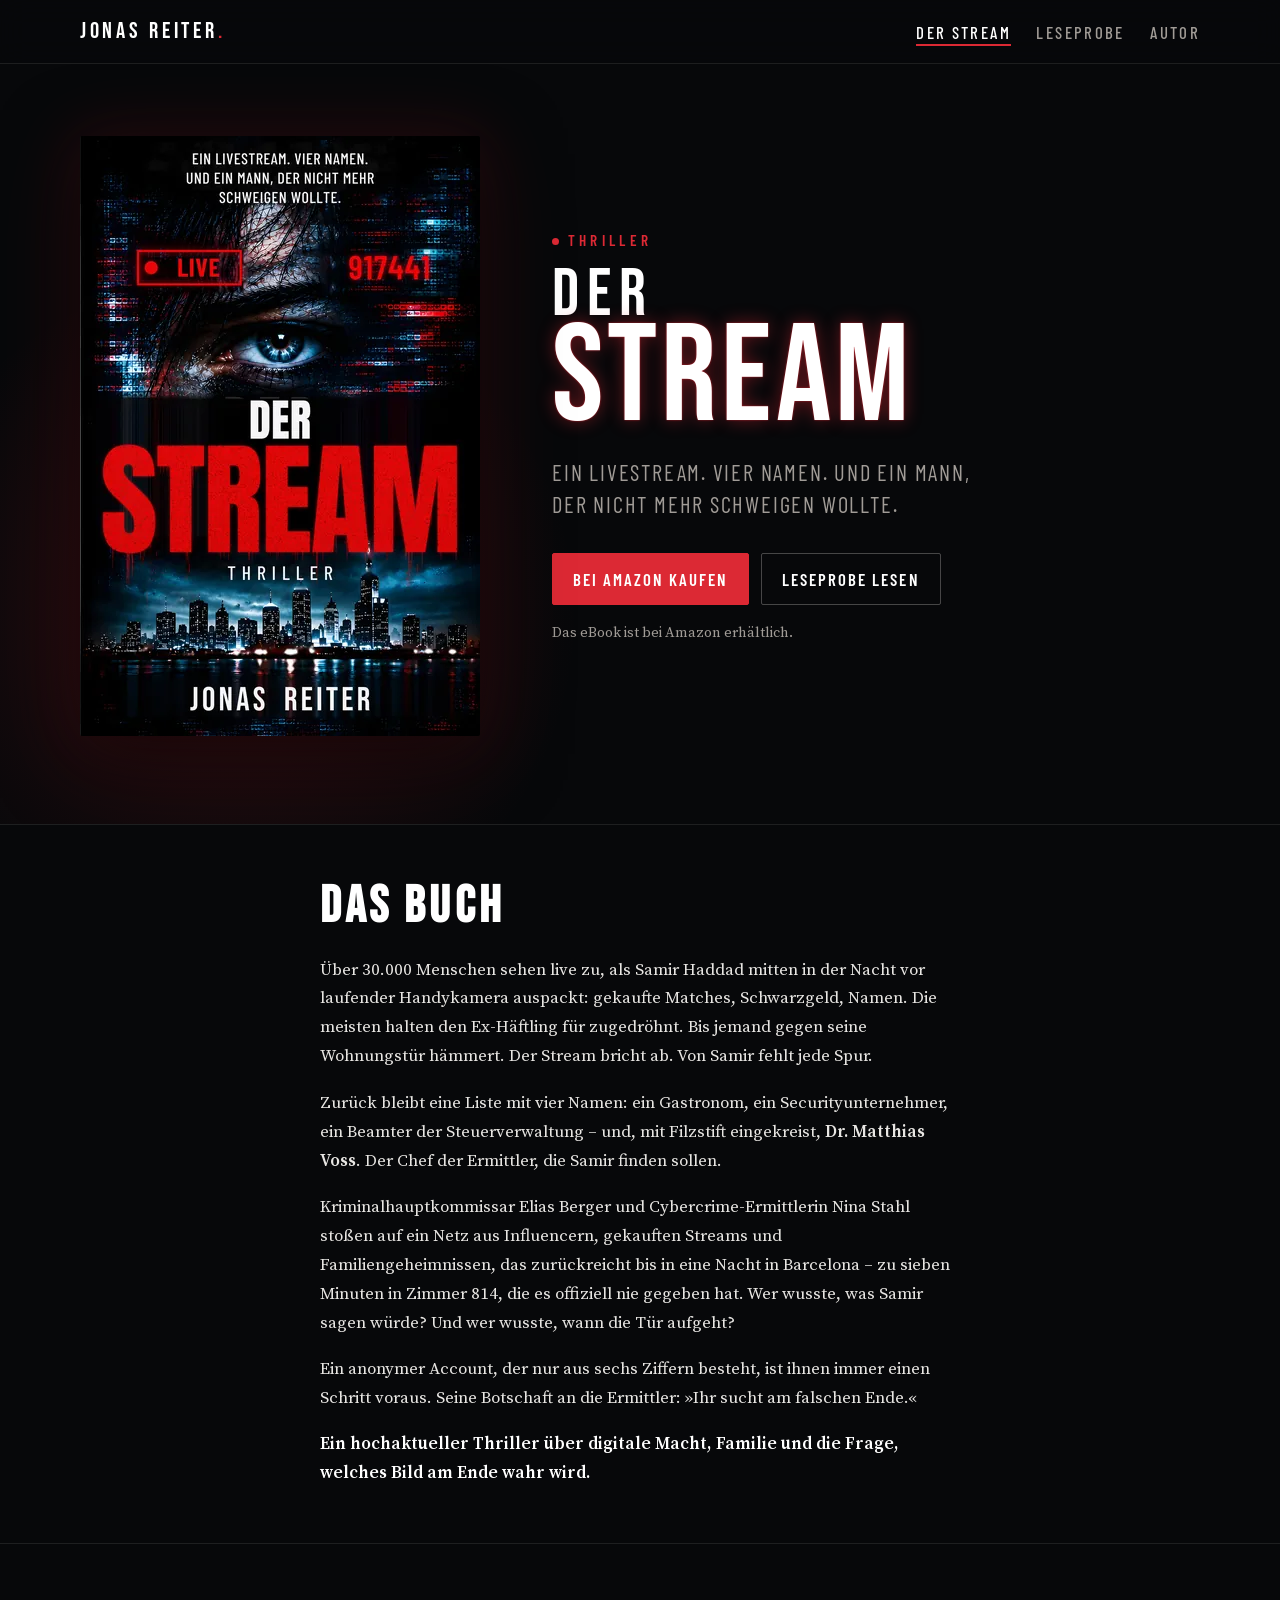
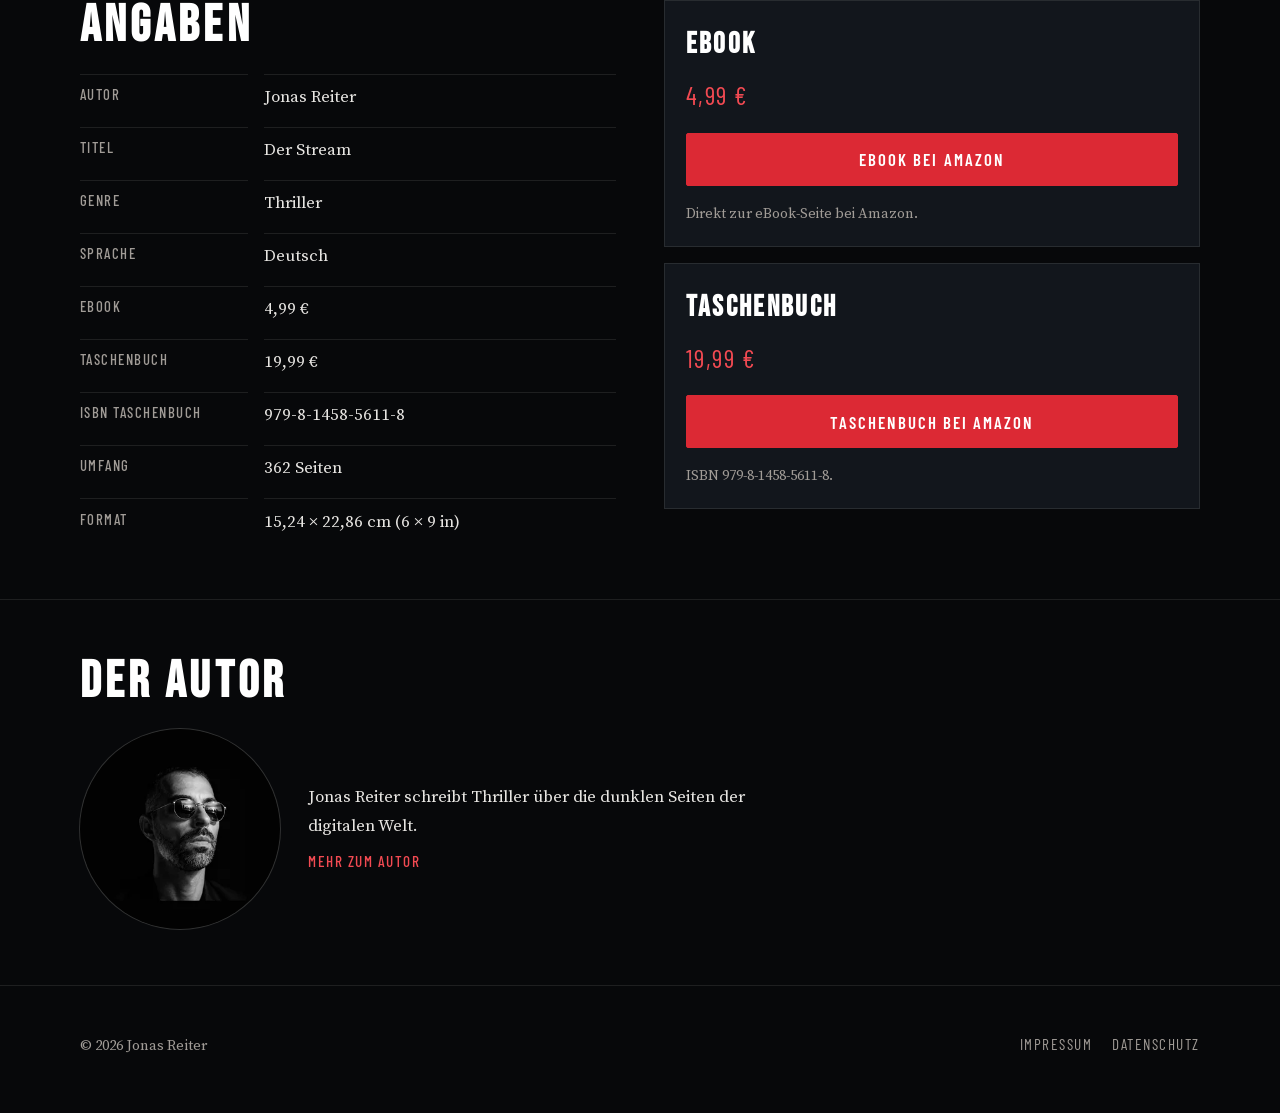
<file: index.html>
<!DOCTYPE html>
<html lang="de">
<head>
  <meta charset="utf-8">
  <meta name="viewport" content="width=device-width, initial-scale=1">
  <meta name="google-site-verification" content="ibf2kJxq8b_WzyexptOHlgAvqpCdK3n99XbApMVmvIw" />
  <title>Der Stream – Livestream-Thriller von Jonas Reiter</title>
  <meta name="description" content="Der Stream: Ein Livestream-Thriller und Psychothriller von Jonas Reiter. Über 30.000 Menschen sehen zu, dann bricht der Stream ab. Jetzt als eBook und Taschenbuch.">
  <meta name="author" content="Jonas Reiter">
  <meta name="robots" content="index,follow">
  <meta name="theme-color" content="#07080A">
  <link rel="canonical" href="https://jonas-reiter.onrender.com/">
  <meta property="og:type" content="book">
  <meta property="book:author" content="Jonas Reiter">
  <meta property="book:isbn" content="9798145856118">
  <meta property="og:locale" content="de_DE">
  <meta property="og:site_name" content="Jonas Reiter">
  <meta property="og:title" content="Der Stream – Livestream-Thriller von Jonas Reiter">
  <meta property="og:description" content="Der Stream: Ein Livestream-Thriller und Psychothriller von Jonas Reiter. Über 30.000 Menschen sehen zu, dann bricht der Stream ab. Jetzt als eBook und Taschenbuch.">
  <meta property="og:url" content="https://jonas-reiter.onrender.com/">
  <meta property="og:image" content="https://jonas-reiter.onrender.com/img/og.jpg">
  <meta property="og:image:secure_url" content="https://jonas-reiter.onrender.com/img/og.jpg">
  <meta property="og:image:type" content="image/jpeg">
  <meta property="og:image:width" content="1200">
  <meta property="og:image:height" content="630">
  <meta property="og:image:alt" content="Cover des Livestream-Thrillers Der Stream von Jonas Reiter: ein Auge, der Schriftzug DER STREAM und eine Skyline bei Nacht.">
  <meta name="twitter:card" content="summary_large_image">
  <meta name="twitter:title" content="Der Stream – Livestream-Thriller von Jonas Reiter">
  <meta name="twitter:description" content="Der Stream: Ein Livestream-Thriller und Psychothriller von Jonas Reiter. Über 30.000 Menschen sehen zu, dann bricht der Stream ab. Jetzt als eBook und Taschenbuch.">
  <meta name="twitter:image" content="https://jonas-reiter.onrender.com/img/og.jpg">
  <meta name="twitter:image:alt" content="Cover des Livestream-Thrillers Der Stream von Jonas Reiter: ein Auge, der Schriftzug DER STREAM und eine Skyline bei Nacht.">
  <script type="application/ld+json">
  {
    "@context": "https://schema.org",
    "@graph": [
      {
        "@type": "WebSite",
        "@id": "https://jonas-reiter.onrender.com/#website",
        "name": "Jonas Reiter",
        "url": "https://jonas-reiter.onrender.com/",
        "inLanguage": "de",
        "description": "Offizielle Website zum Livestream-Thriller Der Stream von Jonas Reiter. eBook und Taschenbuch.",
        "publisher": {
          "@id": "https://jonas-reiter.onrender.com/autor.html#person"
        },
        "author": {
          "@id": "https://jonas-reiter.onrender.com/autor.html#person"
        }
      },
      {
        "@type": "Person",
        "@id": "https://jonas-reiter.onrender.com/autor.html#person",
        "name": "Jonas Reiter",
        "url": "https://jonas-reiter.onrender.com/autor.html",
        "image": "https://jonas-reiter.onrender.com/img/autor-640.jpg",
        "jobTitle": "Autor",
        "description": "Jonas Reiter schreibt Thriller über die dunklen Seiten der digitalen Welt. Unter diesem Namen erscheint der Livestream-Thriller Der Stream.",
        "sameAs": [
          "https://www.amazon.de/dp/B0HP21MBWJ"
        ]
      },
      {
        "@type": "Book",
        "@id": "https://jonas-reiter.onrender.com/#book",
        "name": "Der Stream",
        "url": "https://jonas-reiter.onrender.com/",
        "sameAs": [
          "https://www.amazon.de/dp/B0HP21MBWJ",
          "https://www.amazon.de/dp/B0HSZJMS32"
        ],
        "inLanguage": "de",
        "genre": [
          "Thriller",
          "Psychothriller",
          "Livestream-Thriller"
        ],
        "author": {
          "@id": "https://jonas-reiter.onrender.com/autor.html#person"
        },
        "image": "https://jonas-reiter.onrender.com/img/cover-1200.jpg",
        "description": "Über 30.000 Menschen sehen live zu, als Samir Haddad mitten in der Nacht vor laufender Handykamera auspackt: gekaufte Matches, Schwarzgeld, Namen. Der Stream bricht ab. Von Samir fehlt jede Spur. Ein Livestream-Thriller über digitale Macht, Familie und die Frage, welches Bild am Ende wahr wird.",
        "isbn": "9798145856118",
        "numberOfPages": 362,
        "identifier": {
          "@type": "PropertyValue",
          "propertyID": "ASIN",
          "value": "B0HP21MBWJ"
        },
        "workExample": [
          {
            "@type": "Book",
            "@id": "https://jonas-reiter.onrender.com/#ebook",
            "name": "Der Stream",
            "bookFormat": "https://schema.org/EBook",
            "inLanguage": "de",
            "identifier": {
              "@type": "PropertyValue",
              "propertyID": "ASIN",
              "value": "B0HP21MBWJ"
            },
            "url": "https://www.amazon.de/dp/B0HP21MBWJ",
            "sameAs": [
              "https://www.amazon.de/dp/B0HP21MBWJ"
            ],
            "offers": {
              "@type": "Offer",
              "url": "https://www.amazon.de/dp/B0HP21MBWJ",
              "price": "4.99",
              "priceCurrency": "EUR",
              "availability": "https://schema.org/InStock",
              "itemCondition": "https://schema.org/NewCondition"
            }
          },
          {
            "@type": "Book",
            "@id": "https://jonas-reiter.onrender.com/#paperback",
            "name": "Der Stream",
            "bookFormat": "https://schema.org/Paperback",
            "inLanguage": "de",
            "isbn": "9798145856118",
            "identifier": {
              "@type": "PropertyValue",
              "propertyID": "ASIN",
              "value": "B0HSZJMS32"
            },
            "url": "https://www.amazon.de/dp/B0HSZJMS32",
            "sameAs": [
              "https://www.amazon.de/dp/B0HSZJMS32"
            ],
            "offers": {
              "@type": "Offer",
              "url": "https://www.amazon.de/dp/B0HSZJMS32",
              "price": "19.99",
              "priceCurrency": "EUR",
              "availability": "https://schema.org/InStock",
              "itemCondition": "https://schema.org/NewCondition"
            }
          }
        ]
      }
    ]
  }
  </script>

  <link rel="icon" href="favicon.svg" type="image/svg+xml">
  <link rel="icon" href="favicon.ico" sizes="32x32">
  <link rel="apple-touch-icon" href="img/apple-touch-icon.png">
  <link rel="stylesheet" href="css/style.css">
  <link rel="preload" as="image" href="img/cover-800.webp" type="image/webp" imagesrcset="img/cover-400.webp 400w, img/cover-800.webp 800w, img/cover-1200.webp 1200w" imagesizes="(max-width: 859px) 280px, 400px">
  <link rel="preload" href="fonts/bebas-neue.woff2" as="font" type="font/woff2" crossorigin>
  <link rel="preload" href="fonts/source-serif-pro-regular.woff2" as="font" type="font/woff2" crossorigin></head>
<body>
  <a class="skip" href="#inhalt">Zum Inhalt</a>
  <header class="site-header">
    <div class="wrap header-inner">
      <a class="logo" href="index.html">Jonas Reiter<span>.</span></a>
      <input type="checkbox" id="nav-open" class="nav-open" autocomplete="off">
      <label for="nav-open" class="nav-btn" aria-label="Menü öffnen"><span></span><span></span><span></span></label>
      <nav class="site-nav" aria-label="Hauptnavigation">
    <a href="index.html" aria-current="page">Der Stream</a>
    <a href="leseprobe.html">Leseprobe</a>
    <a href="autor.html">Autor</a>
      </nav>
    </div>
  </header>

  <main id="inhalt">
    <section class="hero">
      <div class="hero-grid">
        <div class="cover-frame">
          <picture>
            <source type="image/webp" srcset="img/cover-400.webp 400w, img/cover-800.webp 800w, img/cover-1200.webp 1200w" sizes="(max-width: 859px) 280px, 400px">
            <img src="img/cover-800.jpg" srcset="img/cover-400.jpg 400w, img/cover-800.jpg 800w, img/cover-1200.jpg 1200w" sizes="(max-width: 859px) 280px, 400px" width="800" height="1200" alt="Cover des Thrillers Der Stream von Jonas Reiter: ein Auge, der Schriftzug DER STREAM und eine Skyline bei Nacht.">
          </picture>
        </div>
        <div class="hero-copy">
          <p class="kicker"><span class="dot" aria-hidden="true"></span>Thriller</p>
          <h1 class="hero-title"><span class="der">Der</span><span class="stream">Stream</span></h1>
          <p class="tagline">Ein Livestream. Vier Namen. Und ein Mann, der nicht mehr schweigen wollte.</p>
          <div class="actions">
            <!-- Kauf-Button: eBook https://www.amazon.de/dp/B0HP21MBWJ (ASIN B0HP21MBWJ). Taschenbuch: https://www.amazon.de/dp/B0HSZJMS32 (ASIN B0HSZJMS32). -->
        <a class="btn btn-primary js-amazon-link" href="https://www.amazon.de/dp/B0HP21MBWJ" rel="noopener noreferrer">Bei Amazon kaufen</a>
            <a class="btn btn-ghost" href="leseprobe.html">Leseprobe lesen</a>
          </div>
          <p class="note">Das eBook ist bei Amazon erhältlich.</p>
        </div>
      </div>
    </section>

    <section class="section" id="klappentext" aria-labelledby="klappentext-title">
      <div class="wrap blurb">
        <h2 id="klappentext-title">Das Buch</h2>
        <p>Über 30.000 Menschen sehen live zu, als Samir Haddad mitten in der Nacht vor laufender Handykamera auspackt: gekaufte Matches, Schwarzgeld, Namen. Die meisten halten den Ex-Häftling für zugedröhnt. Bis jemand gegen seine Wohnungstür hämmert. Der Stream bricht ab. Von Samir fehlt jede Spur.</p>
        <p>Zurück bleibt eine Liste mit vier Namen: ein Gastronom, ein Securityunternehmer, ein Beamter der Steuerverwaltung – und, mit Filzstift eingekreist, <strong>Dr. Matthias Voss</strong>. Der Chef der Ermittler, die Samir finden sollen.</p>
        <p>Kriminalhauptkommissar Elias Berger und Cybercrime-Ermittlerin Nina Stahl stoßen auf ein Netz aus Influencern, gekauften Streams und Familiengeheimnissen, das zurückreicht bis in eine Nacht in Barcelona – zu sieben Minuten in Zimmer 814, die es offiziell nie gegeben hat. Wer wusste, was Samir sagen würde? Und wer wusste, wann die Tür aufgeht?</p>
        <p>Ein anonymer Account, der nur aus sechs Ziffern besteht, ist ihnen immer einen Schritt voraus. Seine Botschaft an die Ermittler: »Ihr sucht am falschen Ende.«</p>
        <p class="lede-end">Ein hochaktueller Thriller über digitale Macht, Familie und die Frage, welches Bild am Ende wahr wird.</p>
      </div>
    </section>

    <section class="section" id="kaufen" aria-labelledby="kaufen-title">
      <div class="wrap facts-grid">
        <div>
          <h2 id="kaufen-title">Angaben</h2>
          <dl class="facts">
            <dt>Autor</dt><dd>Jonas Reiter</dd>
            <dt>Titel</dt><dd>Der Stream</dd>
            <dt>Genre</dt><dd>Thriller</dd>
            <dt>Sprache</dt><dd>Deutsch</dd>
            <dt>eBook</dt><dd>4,99 €</dd>
            <dt>Taschenbuch</dt><dd>19,99 €</dd>
            <dt>ISBN Taschenbuch</dt><dd>979-8-1458-5611-8</dd>
            <dt>Umfang</dt><dd>362 Seiten</dd>
            <dt>Format</dt><dd>15,24 × 22,86 cm (6 × 9 in)</dd>
          </dl>
        </div>
        <div class="buy-cards">
          <article class="buy-card">
            <h3>eBook</h3>
            <p class="price">4,99 €</p>
            <!-- Kauf-Button: eBook https://www.amazon.de/dp/B0HP21MBWJ (ASIN B0HP21MBWJ). Taschenbuch: https://www.amazon.de/dp/B0HSZJMS32 (ASIN B0HSZJMS32). -->
        <a class="btn btn-primary js-amazon-link" href="https://www.amazon.de/dp/B0HP21MBWJ" rel="noopener noreferrer">eBook bei Amazon</a>
            <p class="note">Direkt zur eBook-Seite bei Amazon.</p>
          </article>
          <article class="buy-card">
            <h3>Taschenbuch</h3>
            <p class="price">19,99 €</p>
            <!-- Kauf-Button: Taschenbuch https://www.amazon.de/dp/B0HSZJMS32 (ASIN B0HSZJMS32). -->
        <a class="btn btn-primary js-amazon-link" href="https://www.amazon.de/dp/B0HSZJMS32" rel="noopener noreferrer">Taschenbuch bei Amazon</a>
            <p class="note">ISBN 979-8-1458-5611-8.</p>
          </article>
        </div>
      </div>
    </section>

    <section class="section" id="autor" aria-labelledby="autor-teaser-title">
      <div class="wrap">
        <h2 id="autor-teaser-title">Der Autor</h2>
        <div class="author-teaser">
          <picture>
            <source type="image/webp" srcset="img/autor-160.webp 160w, img/autor-320.webp 320w, img/autor-640.webp 640w" sizes="(min-width: 760px) 200px, 150px">
            <img src="img/autor-320.jpg" srcset="img/autor-160.jpg 160w, img/autor-320.jpg 320w, img/autor-640.jpg 640w" sizes="(min-width: 760px) 200px, 150px" width="200" height="200" alt="Jonas Reiter, Autor des Thrillers Der Stream, mit Sonnenbrille und Bart in Schwarz-Weiß">
          </picture>
          <div>
            <p>Jonas Reiter schreibt Thriller über die dunklen Seiten der digitalen Welt.</p>
            <a class="more" href="autor.html">Mehr zum Autor</a>
          </div>
        </div>
      </div>
    </section>
  </main>
  <footer class="site-footer">
    <div class="wrap footer-inner">
      <p>© 2026 Jonas Reiter</p>
      <nav class="footer-nav" aria-label="Rechtliches">
        <a href="impressum.html">Impressum</a>
        <a href="datenschutz.html">Datenschutz</a>
      </nav>
    </div>
  </footer>
</body>
</html>
</file>
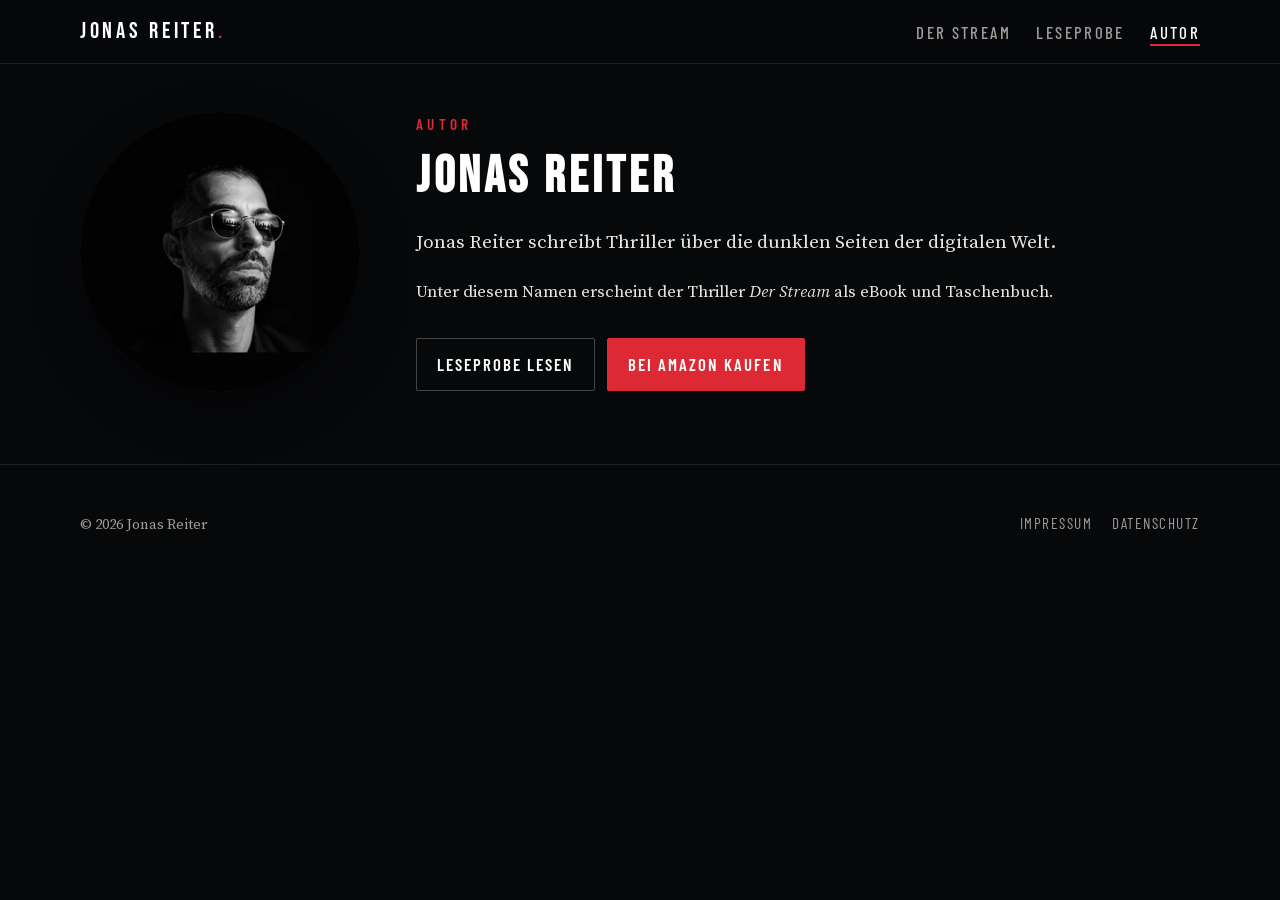
<file: autor.html>
<!DOCTYPE html>
<html lang="de">
<head>
  <meta charset="utf-8">
  <meta name="viewport" content="width=device-width, initial-scale=1">
  <title>Jonas Reiter – Autor des Psychothrillers Der Stream</title>
  <meta name="description" content="Jonas Reiter ist der Autor des Livestream-Thrillers Der Stream. Psychothriller über digitale Macht, Familie und die Frage, welches Bild am Ende wahr wird.">
  <meta name="author" content="Jonas Reiter">
  <meta name="robots" content="index,follow">
  <meta name="theme-color" content="#07080A">
  <link rel="canonical" href="https://jonas-reiter.onrender.com/autor.html">
  <meta property="og:type" content="profile">
  <meta property="og:locale" content="de_DE">
  <meta property="og:site_name" content="Jonas Reiter">
  <meta property="og:title" content="Jonas Reiter – Autor des Psychothrillers Der Stream">
  <meta property="og:description" content="Jonas Reiter ist der Autor des Livestream-Thrillers Der Stream. Psychothriller über digitale Macht, Familie und die Frage, welches Bild am Ende wahr wird.">
  <meta property="og:url" content="https://jonas-reiter.onrender.com/autor.html">
  <meta property="og:image" content="https://jonas-reiter.onrender.com/img/og.jpg">
  <meta property="og:image:secure_url" content="https://jonas-reiter.onrender.com/img/og.jpg">
  <meta property="og:image:type" content="image/jpeg">
  <meta property="og:image:width" content="1200">
  <meta property="og:image:height" content="630">
  <meta property="og:image:alt" content="Cover des Livestream-Thrillers Der Stream von Jonas Reiter: ein Auge, der Schriftzug DER STREAM und eine Skyline bei Nacht.">
  <meta name="twitter:card" content="summary_large_image">
  <meta name="twitter:title" content="Jonas Reiter – Autor des Psychothrillers Der Stream">
  <meta name="twitter:description" content="Jonas Reiter ist der Autor des Livestream-Thrillers Der Stream. Psychothriller über digitale Macht, Familie und die Frage, welches Bild am Ende wahr wird.">
  <meta name="twitter:image" content="https://jonas-reiter.onrender.com/img/og.jpg">
  <meta name="twitter:image:alt" content="Cover des Livestream-Thrillers Der Stream von Jonas Reiter: ein Auge, der Schriftzug DER STREAM und eine Skyline bei Nacht.">
  <script type="application/ld+json">
  {
    "@context": "https://schema.org",
    "@graph": [
      {
        "@type": "Person",
        "@id": "https://jonas-reiter.onrender.com/autor.html#person",
        "name": "Jonas Reiter",
        "url": "https://jonas-reiter.onrender.com/autor.html",
        "image": "https://jonas-reiter.onrender.com/img/autor-640.jpg",
        "jobTitle": "Autor",
        "description": "Jonas Reiter schreibt Thriller über die dunklen Seiten der digitalen Welt. Unter diesem Namen erscheint der Livestream-Thriller Der Stream.",
        "sameAs": [
          "https://www.amazon.de/dp/B0HP21MBWJ"
        ]
      },
      {
        "@type": "Book",
        "@id": "https://jonas-reiter.onrender.com/#book",
        "name": "Der Stream",
        "url": "https://jonas-reiter.onrender.com/",
        "sameAs": [
          "https://www.amazon.de/dp/B0HP21MBWJ"
        ],
        "author": {
          "@id": "https://jonas-reiter.onrender.com/autor.html#person"
        }
      }
    ]
  }
  </script>

  <link rel="icon" href="favicon.svg" type="image/svg+xml">
  <link rel="icon" href="favicon.ico" sizes="32x32">
  <link rel="apple-touch-icon" href="img/apple-touch-icon.png">
  <link rel="stylesheet" href="css/style.css">
  
</head>
<body>
  <a class="skip" href="#inhalt">Zum Inhalt</a>
  <header class="site-header">
    <div class="wrap header-inner">
      <a class="logo" href="index.html">Jonas Reiter<span>.</span></a>
      <input type="checkbox" id="nav-open" class="nav-open" autocomplete="off">
      <label for="nav-open" class="nav-btn" aria-label="Menü öffnen"><span></span><span></span><span></span></label>
      <nav class="site-nav" aria-label="Hauptnavigation">
    <a href="index.html">Der Stream</a>
    <a href="leseprobe.html">Leseprobe</a>
    <a href="autor.html" aria-current="page">Autor</a>
      </nav>
    </div>
  </header>

  <main id="inhalt" class="author-page">
    <div class="wrap author-layout">
      <div class="author-photo">
        <picture>
          <source type="image/webp" srcset="img/autor-320.webp 320w, img/autor-640.webp 640w" sizes="(max-width: 759px) 70vw, 280px">
          <img src="img/autor-640.jpg" srcset="img/autor-320.jpg 320w, img/autor-640.jpg 640w" sizes="(max-width: 759px) 70vw, 280px" width="640" height="640" alt="Jonas Reiter, Autor des Thrillers Der Stream, mit Sonnenbrille und Bart in Schwarz-Weiß">
        </picture>
      </div>
      <div>
        <p class="kicker">Autor</p>
        <h1 class="page-title">Jonas Reiter</h1>
        <p class="lead">Jonas Reiter schreibt Thriller über die dunklen Seiten der digitalen Welt.</p>
        <p>Unter diesem Namen erscheint der Thriller <cite>Der Stream</cite> als eBook und Taschenbuch.</p>
        <div class="actions">
          <a class="btn btn-ghost" href="leseprobe.html">Leseprobe lesen</a>
          <!-- Kauf-Button: eBook https://www.amazon.de/dp/B0HP21MBWJ (ASIN B0HP21MBWJ). Taschenbuch-ASIN folgt, sobald das Taschenbuch live ist. -->
        <a class="btn btn-primary js-amazon-link" href="https://www.amazon.de/dp/B0HP21MBWJ" rel="noopener noreferrer">Bei Amazon kaufen</a>
        </div>
      </div>
    </div>
  </main>
  <footer class="site-footer">
    <div class="wrap footer-inner">
      <p>© 2026 Jonas Reiter</p>
      <nav class="footer-nav" aria-label="Rechtliches">
        <a href="impressum.html">Impressum</a>
        <a href="datenschutz.html">Datenschutz</a>
      </nav>
    </div>
  </footer>
</body>
</html>
</file>
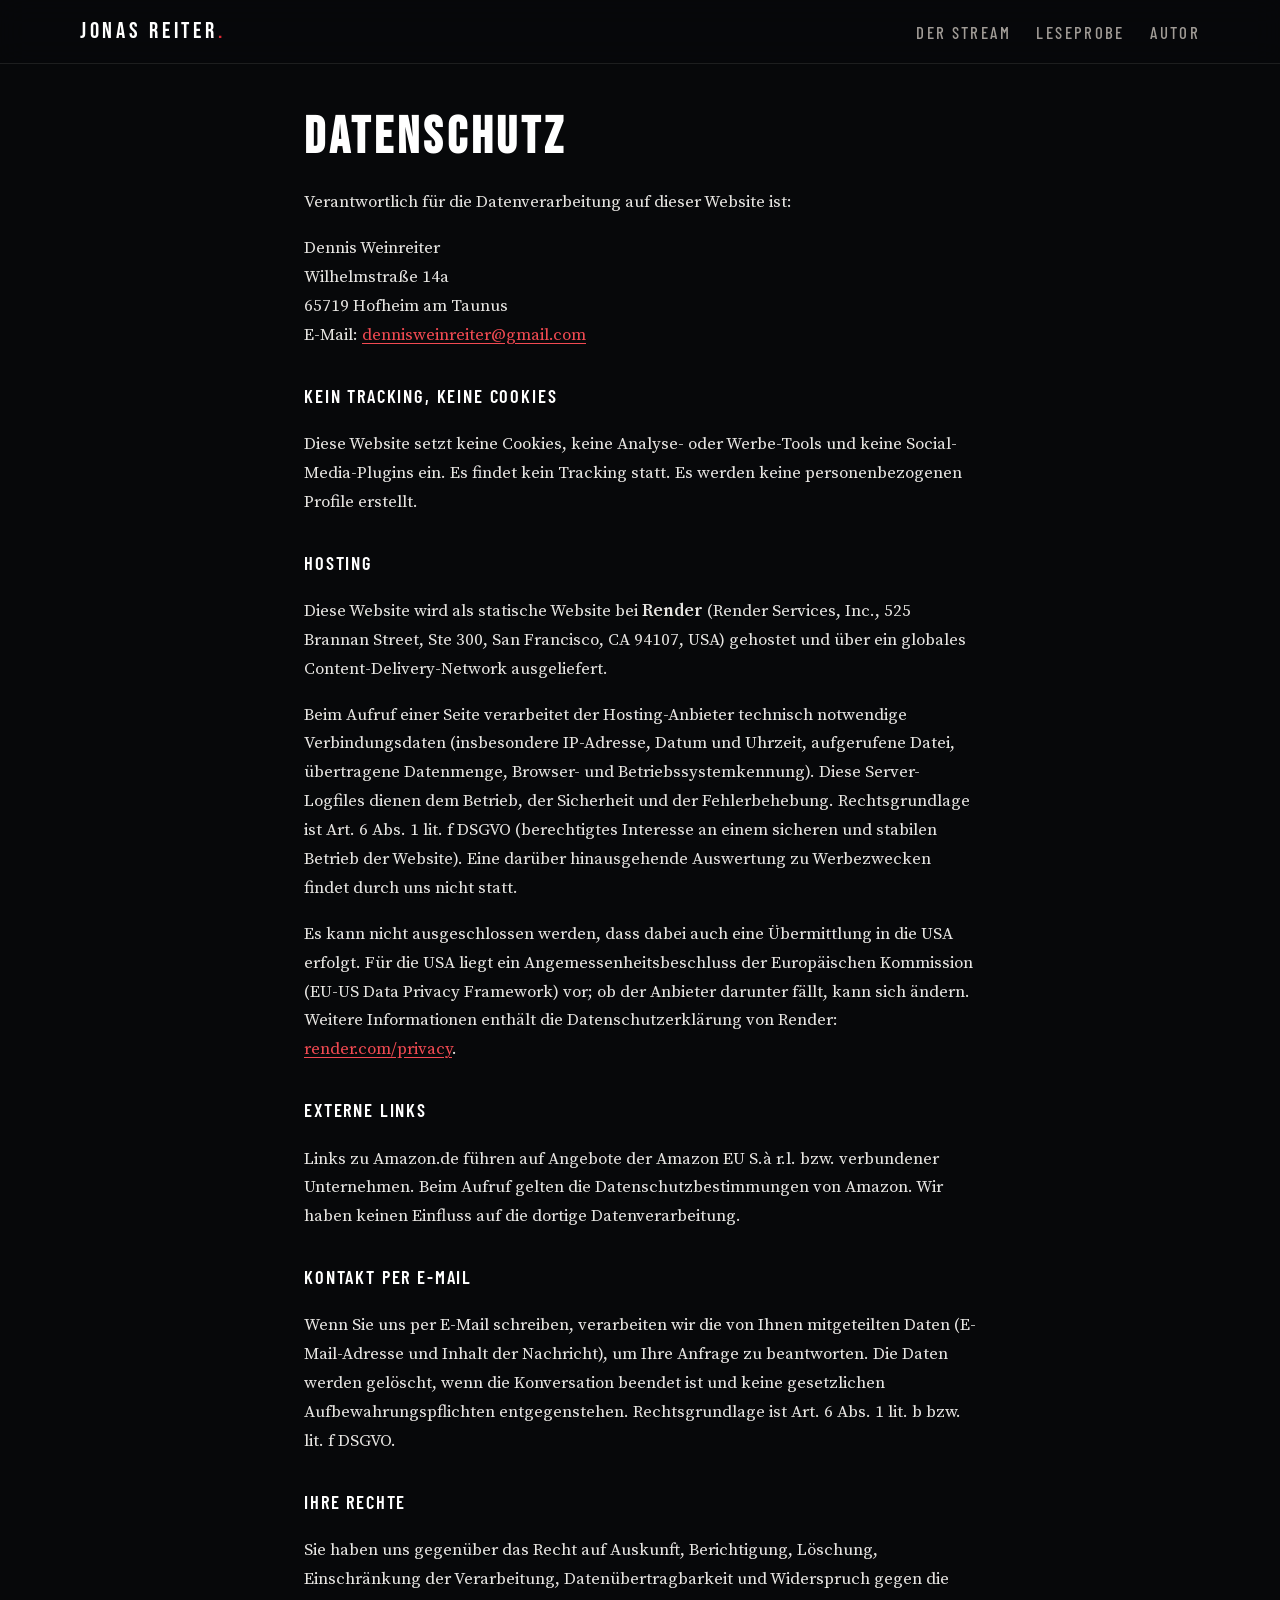
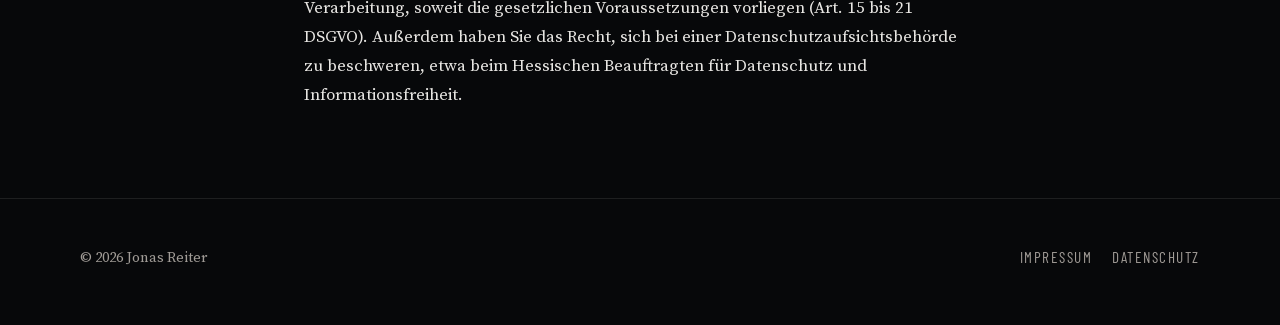
<file: datenschutz.html>
<!DOCTYPE html>
<html lang="de">
<head>
  <meta charset="utf-8">
  <meta name="viewport" content="width=device-width, initial-scale=1">
  <title>Datenschutz – Jonas Reiter</title>
  <meta name="description" content="Datenschutzerklärung der Website von Jonas Reiter zum Thriller Der Stream. Keine Cookies, kein Tracking.">
  <meta name="author" content="Jonas Reiter">
  <meta name="robots" content="index,follow">
  <meta name="theme-color" content="#07080A">
  <link rel="canonical" href="https://jonas-reiter.onrender.com/datenschutz.html">
  <meta property="og:type" content="website">
  <meta property="og:locale" content="de_DE">
  <meta property="og:site_name" content="Jonas Reiter">
  <meta property="og:title" content="Datenschutz – Jonas Reiter">
  <meta property="og:description" content="Datenschutzerklärung der Website von Jonas Reiter zum Thriller Der Stream. Keine Cookies, kein Tracking.">
  <meta property="og:url" content="https://jonas-reiter.onrender.com/datenschutz.html">
  <meta property="og:image" content="https://jonas-reiter.onrender.com/img/og.jpg">
  <meta property="og:image:secure_url" content="https://jonas-reiter.onrender.com/img/og.jpg">
  <meta property="og:image:type" content="image/jpeg">
  <meta property="og:image:width" content="1200">
  <meta property="og:image:height" content="630">
  <meta property="og:image:alt" content="Cover des Livestream-Thrillers Der Stream von Jonas Reiter: ein Auge, der Schriftzug DER STREAM und eine Skyline bei Nacht.">
  <meta name="twitter:card" content="summary_large_image">
  <meta name="twitter:title" content="Datenschutz – Jonas Reiter">
  <meta name="twitter:description" content="Datenschutzerklärung der Website von Jonas Reiter zum Thriller Der Stream. Keine Cookies, kein Tracking.">
  <meta name="twitter:image" content="https://jonas-reiter.onrender.com/img/og.jpg">
  <meta name="twitter:image:alt" content="Cover des Livestream-Thrillers Der Stream von Jonas Reiter: ein Auge, der Schriftzug DER STREAM und eine Skyline bei Nacht.">

  <link rel="icon" href="favicon.svg" type="image/svg+xml">
  <link rel="icon" href="favicon.ico" sizes="32x32">
  <link rel="apple-touch-icon" href="img/apple-touch-icon.png">
  <link rel="stylesheet" href="css/style.css">
  
</head>
<body>
  <a class="skip" href="#inhalt">Zum Inhalt</a>
  <header class="site-header">
    <div class="wrap header-inner">
      <a class="logo" href="index.html">Jonas Reiter<span>.</span></a>
      <input type="checkbox" id="nav-open" class="nav-open" autocomplete="off">
      <label for="nav-open" class="nav-btn" aria-label="Menü öffnen"><span></span><span></span><span></span></label>
      <nav class="site-nav" aria-label="Hauptnavigation">
    <a href="index.html">Der Stream</a>
    <a href="leseprobe.html">Leseprobe</a>
    <a href="autor.html">Autor</a>
      </nav>
    </div>
  </header>

  <main id="inhalt" class="legal">
    <div class="wrap-narrow">
      <h1 class="page-title">Datenschutz</h1>
      <p>Verantwortlich für die Datenverarbeitung auf dieser Website ist:</p>
      <address>
        Dennis Weinreiter<br>
        Wilhelmstraße 14a<br>
        65719 Hofheim am Taunus<br>
        E-Mail: <a href="mailto:dennisweinreiter@gmail.com">dennisweinreiter@gmail.com</a>
      </address>

      <h2>Kein Tracking, keine Cookies</h2>
      <p>Diese Website setzt keine Cookies, keine Analyse- oder Werbe-Tools und keine Social-Media-Plugins ein. Es findet kein Tracking statt. Es werden keine personenbezogenen Profile erstellt.</p>

      <h2>Hosting</h2>
      <p>Diese Website wird als statische Website bei <strong>Render</strong> (Render Services, Inc., 525 Brannan Street, Ste 300, San Francisco, CA 94107, USA) gehostet und über ein globales Content-Delivery-Network ausgeliefert.</p>
      <p>Beim Aufruf einer Seite verarbeitet der Hosting-Anbieter technisch notwendige Verbindungsdaten (insbesondere IP-Adresse, Datum und Uhrzeit, aufgerufene Datei, übertragene Datenmenge, Browser- und Betriebssystemkennung). Diese Server-Logfiles dienen dem Betrieb, der Sicherheit und der Fehlerbehebung. Rechtsgrundlage ist Art. 6 Abs. 1 lit. f DSGVO (berechtigtes Interesse an einem sicheren und stabilen Betrieb der Website). Eine darüber hinausgehende Auswertung zu Werbezwecken findet durch uns nicht statt.</p>
      <p>Es kann nicht ausgeschlossen werden, dass dabei auch eine Übermittlung in die USA erfolgt. Für die USA liegt ein Angemessenheitsbeschluss der Europäischen Kommission (EU-US Data Privacy Framework) vor; ob der Anbieter darunter fällt, kann sich ändern. Weitere Informationen enthält die Datenschutzerklärung von Render: <a href="https://render.com/privacy" rel="noopener noreferrer">render.com/privacy</a>.</p>

      <h2>Externe Links</h2>
      <p>Links zu Amazon.de führen auf Angebote der Amazon EU S.à r.l. bzw. verbundener Unternehmen. Beim Aufruf gelten die Datenschutzbestimmungen von Amazon. Wir haben keinen Einfluss auf die dortige Datenverarbeitung.</p>

      <h2>Kontakt per E-Mail</h2>
      <p>Wenn Sie uns per E-Mail schreiben, verarbeiten wir die von Ihnen mitgeteilten Daten (E-Mail-Adresse und Inhalt der Nachricht), um Ihre Anfrage zu beantworten. Die Daten werden gelöscht, wenn die Konversation beendet ist und keine gesetzlichen Aufbewahrungspflichten entgegenstehen. Rechtsgrundlage ist Art. 6 Abs. 1 lit. b bzw. lit. f DSGVO.</p>

      <h2>Ihre Rechte</h2>
      <p>Sie haben uns gegenüber das Recht auf Auskunft, Berichtigung, Löschung, Einschränkung der Verarbeitung, Datenübertragbarkeit und Widerspruch gegen die Verarbeitung, soweit die gesetzlichen Voraussetzungen vorliegen (Art. 15 bis 21 DSGVO). Außerdem haben Sie das Recht, sich bei einer Datenschutzaufsichtsbehörde zu beschweren, etwa beim Hessischen Beauftragten für Datenschutz und Informationsfreiheit.</p>
    </div>
  </main>
  <footer class="site-footer">
    <div class="wrap footer-inner">
      <p>© 2026 Jonas Reiter</p>
      <nav class="footer-nav" aria-label="Rechtliches">
        <a href="impressum.html">Impressum</a>
        <a href="datenschutz.html">Datenschutz</a>
      </nav>
    </div>
  </footer>
</body>
</html>
</file>
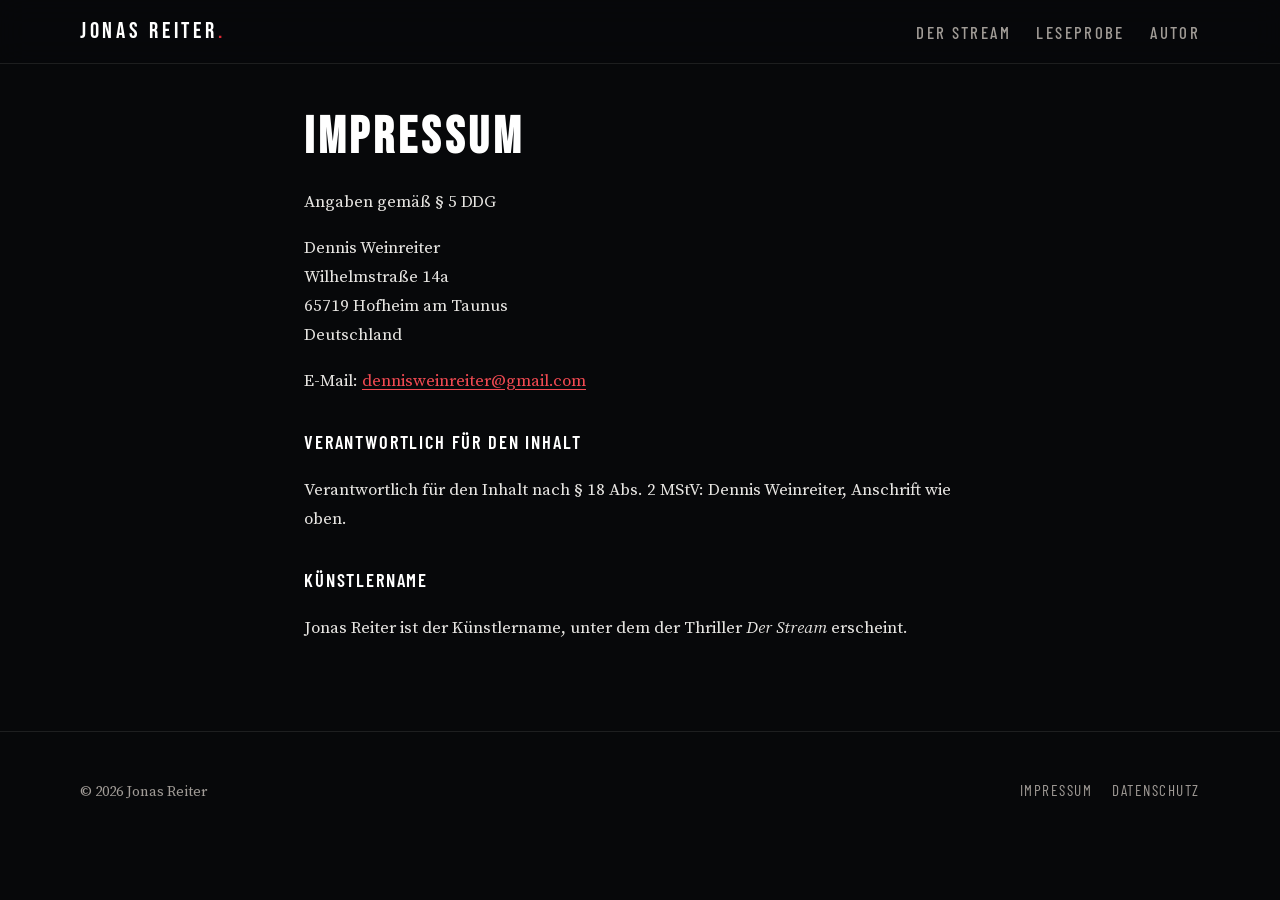
<file: impressum.html>
<!DOCTYPE html>
<html lang="de">
<head>
  <meta charset="utf-8">
  <meta name="viewport" content="width=device-width, initial-scale=1">
  <title>Impressum – Jonas Reiter</title>
  <meta name="description" content="Impressum der Website von Jonas Reiter (Dennis Weinreiter), Hofheim am Taunus, zum Thriller Der Stream.">
  <meta name="author" content="Jonas Reiter">
  <meta name="robots" content="index,follow">
  <meta name="theme-color" content="#07080A">
  <link rel="canonical" href="https://jonas-reiter.onrender.com/impressum.html">
  <meta property="og:type" content="website">
  <meta property="og:locale" content="de_DE">
  <meta property="og:site_name" content="Jonas Reiter">
  <meta property="og:title" content="Impressum – Jonas Reiter">
  <meta property="og:description" content="Impressum der Website von Jonas Reiter (Dennis Weinreiter), Hofheim am Taunus, zum Thriller Der Stream.">
  <meta property="og:url" content="https://jonas-reiter.onrender.com/impressum.html">
  <meta property="og:image" content="https://jonas-reiter.onrender.com/img/og.jpg">
  <meta property="og:image:secure_url" content="https://jonas-reiter.onrender.com/img/og.jpg">
  <meta property="og:image:type" content="image/jpeg">
  <meta property="og:image:width" content="1200">
  <meta property="og:image:height" content="630">
  <meta property="og:image:alt" content="Cover des Livestream-Thrillers Der Stream von Jonas Reiter: ein Auge, der Schriftzug DER STREAM und eine Skyline bei Nacht.">
  <meta name="twitter:card" content="summary_large_image">
  <meta name="twitter:title" content="Impressum – Jonas Reiter">
  <meta name="twitter:description" content="Impressum der Website von Jonas Reiter (Dennis Weinreiter), Hofheim am Taunus, zum Thriller Der Stream.">
  <meta name="twitter:image" content="https://jonas-reiter.onrender.com/img/og.jpg">
  <meta name="twitter:image:alt" content="Cover des Livestream-Thrillers Der Stream von Jonas Reiter: ein Auge, der Schriftzug DER STREAM und eine Skyline bei Nacht.">

  <link rel="icon" href="favicon.svg" type="image/svg+xml">
  <link rel="icon" href="favicon.ico" sizes="32x32">
  <link rel="apple-touch-icon" href="img/apple-touch-icon.png">
  <link rel="stylesheet" href="css/style.css">
  
</head>
<body>
  <a class="skip" href="#inhalt">Zum Inhalt</a>
  <header class="site-header">
    <div class="wrap header-inner">
      <a class="logo" href="index.html">Jonas Reiter<span>.</span></a>
      <input type="checkbox" id="nav-open" class="nav-open" autocomplete="off">
      <label for="nav-open" class="nav-btn" aria-label="Menü öffnen"><span></span><span></span><span></span></label>
      <nav class="site-nav" aria-label="Hauptnavigation">
    <a href="index.html">Der Stream</a>
    <a href="leseprobe.html">Leseprobe</a>
    <a href="autor.html">Autor</a>
      </nav>
    </div>
  </header>

  <main id="inhalt" class="legal">
    <div class="wrap-narrow">
      <h1 class="page-title">Impressum</h1>
      <p class="muted">Angaben gemäß § 5 DDG</p>
      <address>
        Dennis Weinreiter<br>
        Wilhelmstraße 14a<br>
        65719 Hofheim am Taunus<br>
        Deutschland
      </address>
      <p>E-Mail: <a href="mailto:dennisweinreiter@gmail.com">dennisweinreiter@gmail.com</a></p>
      <h2>Verantwortlich für den Inhalt</h2>
      <p>Verantwortlich für den Inhalt nach § 18 Abs. 2 MStV: Dennis Weinreiter, Anschrift wie oben.</p>
      <h2>Künstlername</h2>
      <p>Jonas Reiter ist der Künstlername, unter dem der Thriller <cite>Der Stream</cite> erscheint.</p>
    </div>
  </main>
  <footer class="site-footer">
    <div class="wrap footer-inner">
      <p>© 2026 Jonas Reiter</p>
      <nav class="footer-nav" aria-label="Rechtliches">
        <a href="impressum.html">Impressum</a>
        <a href="datenschutz.html">Datenschutz</a>
      </nav>
    </div>
  </footer>
</body>
</html>
</file>
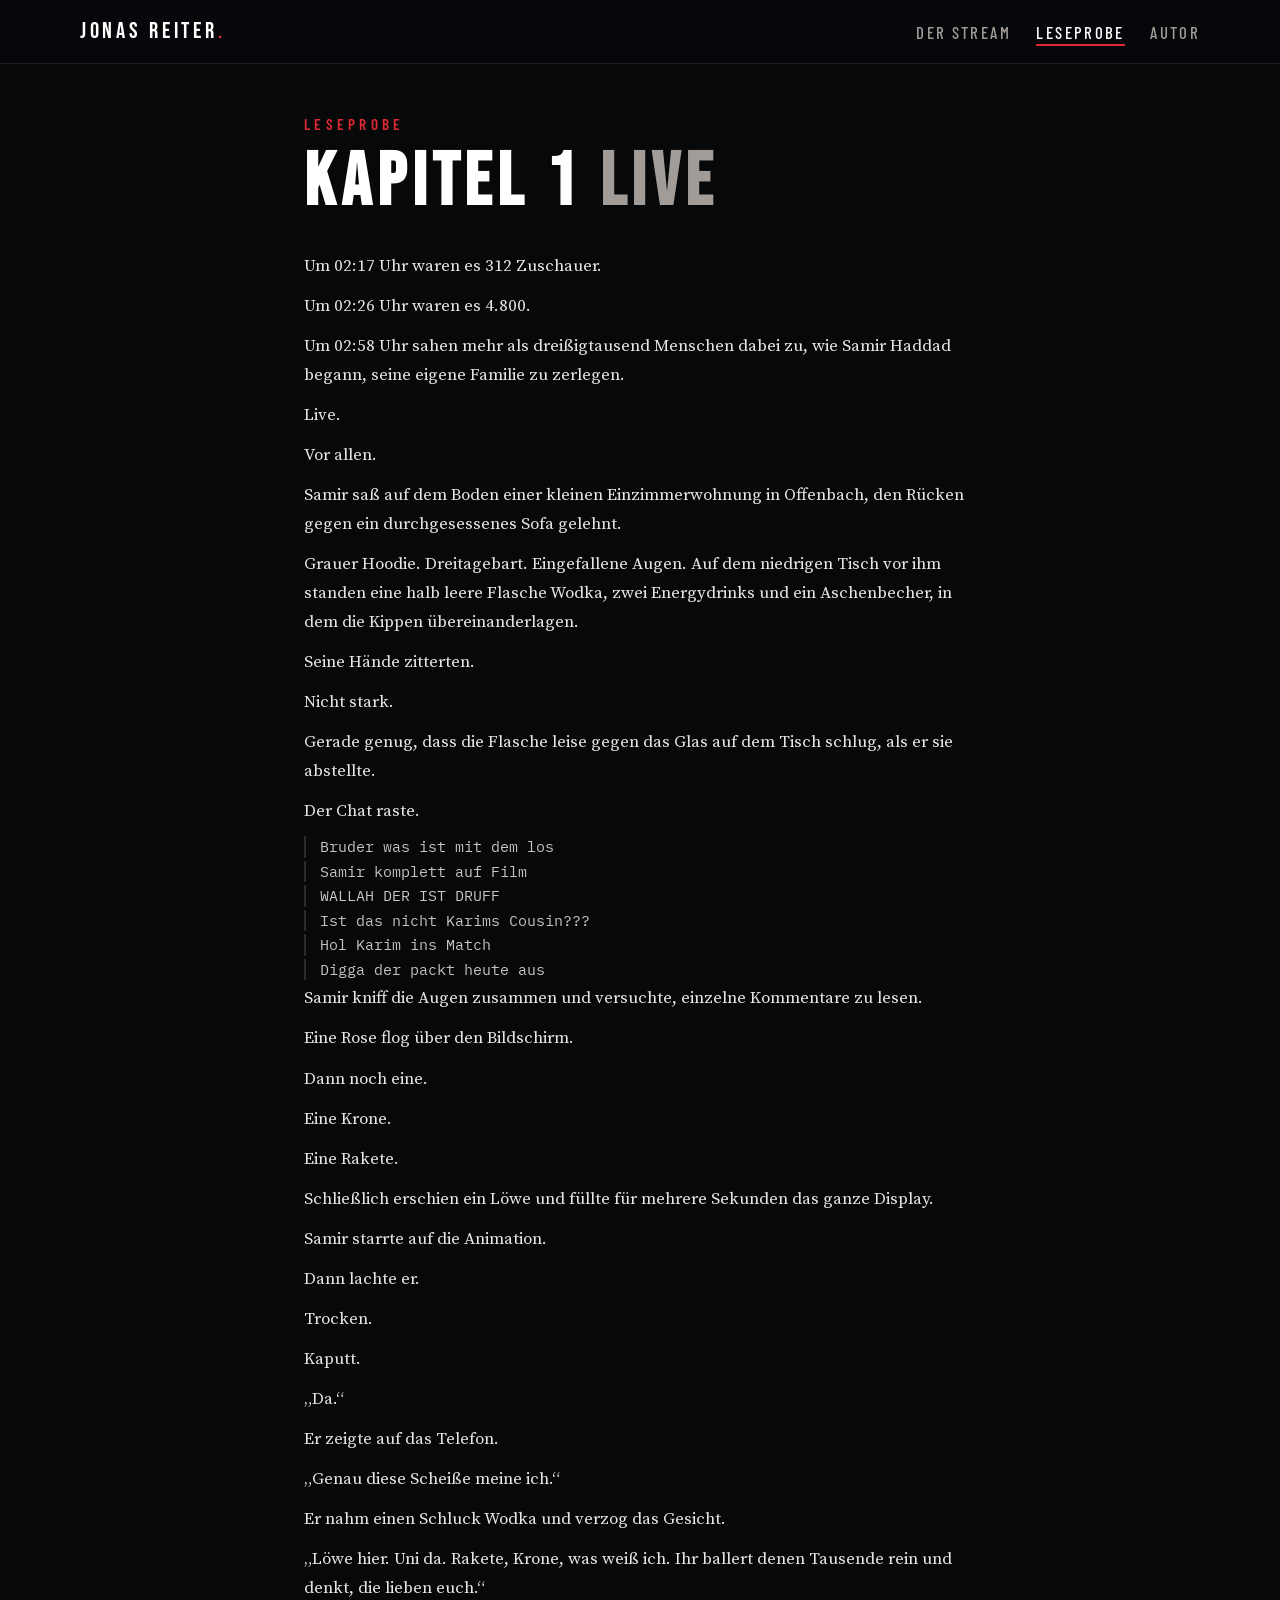
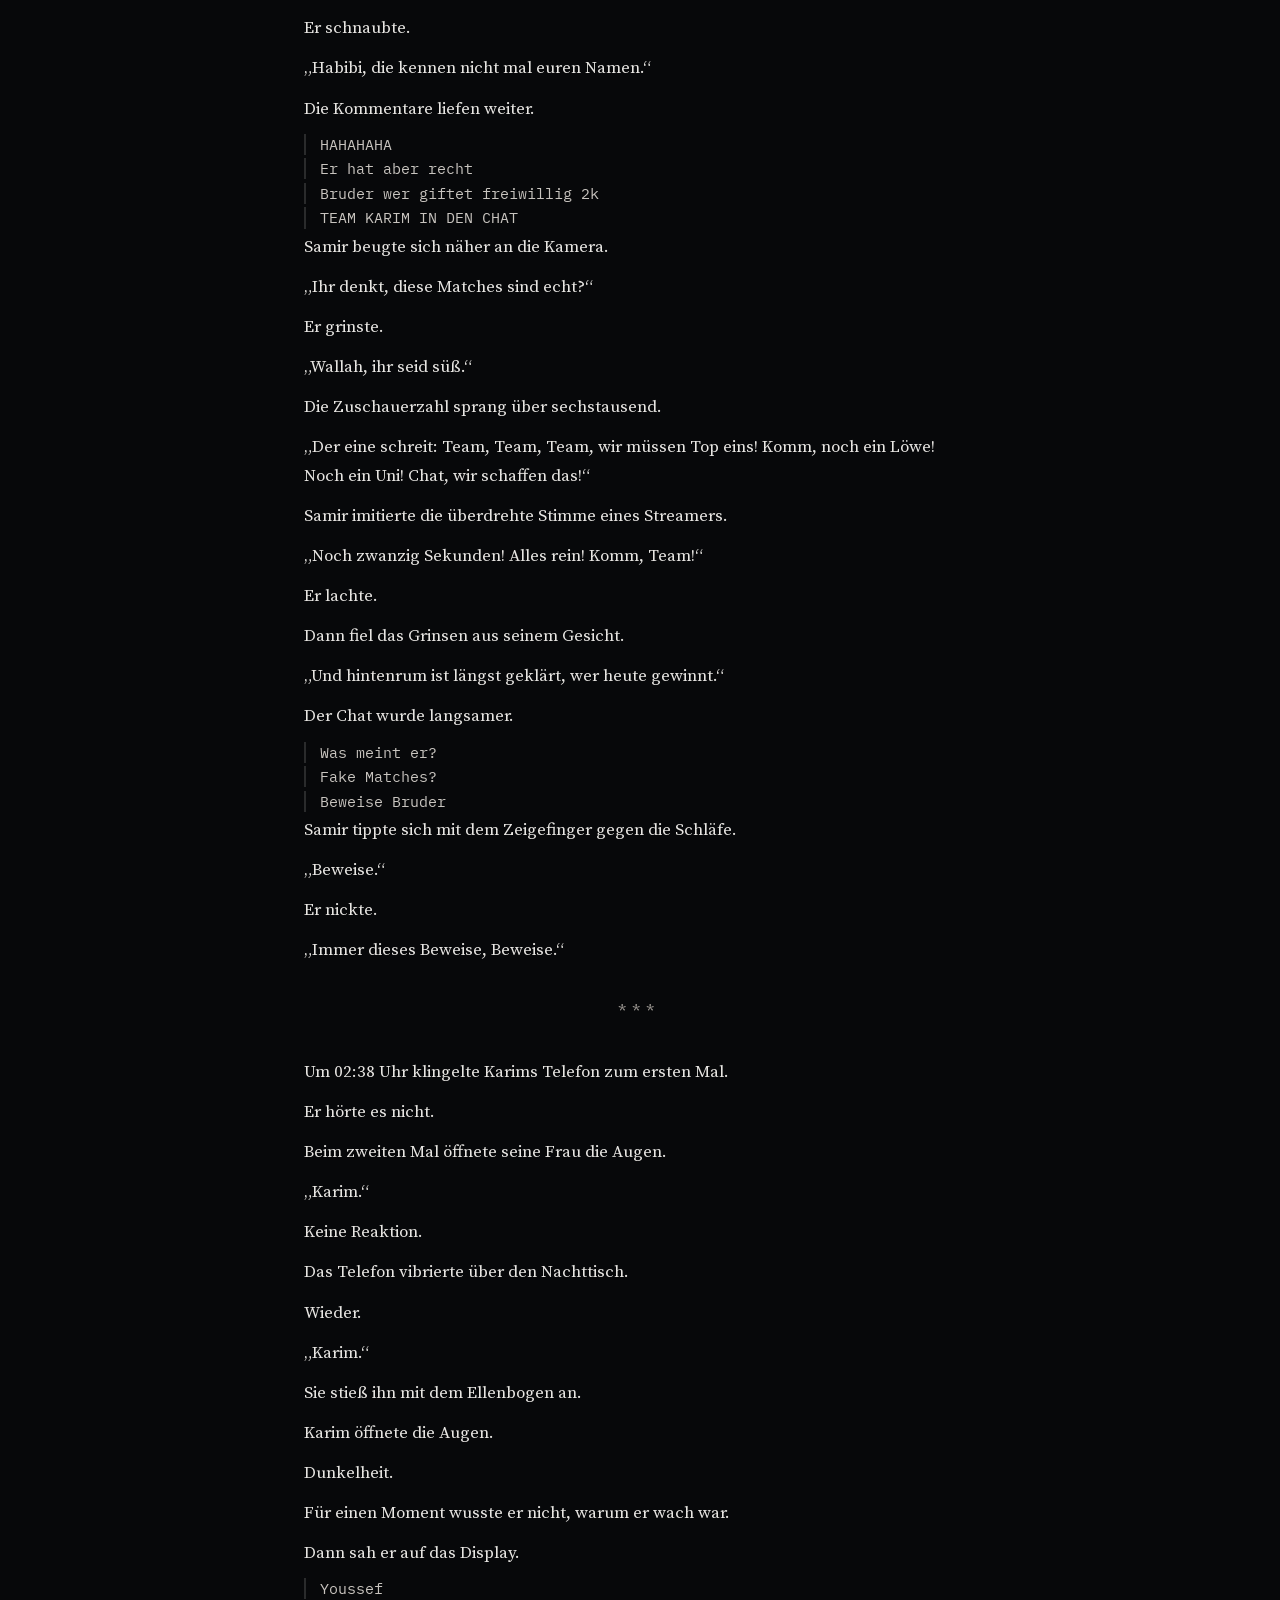
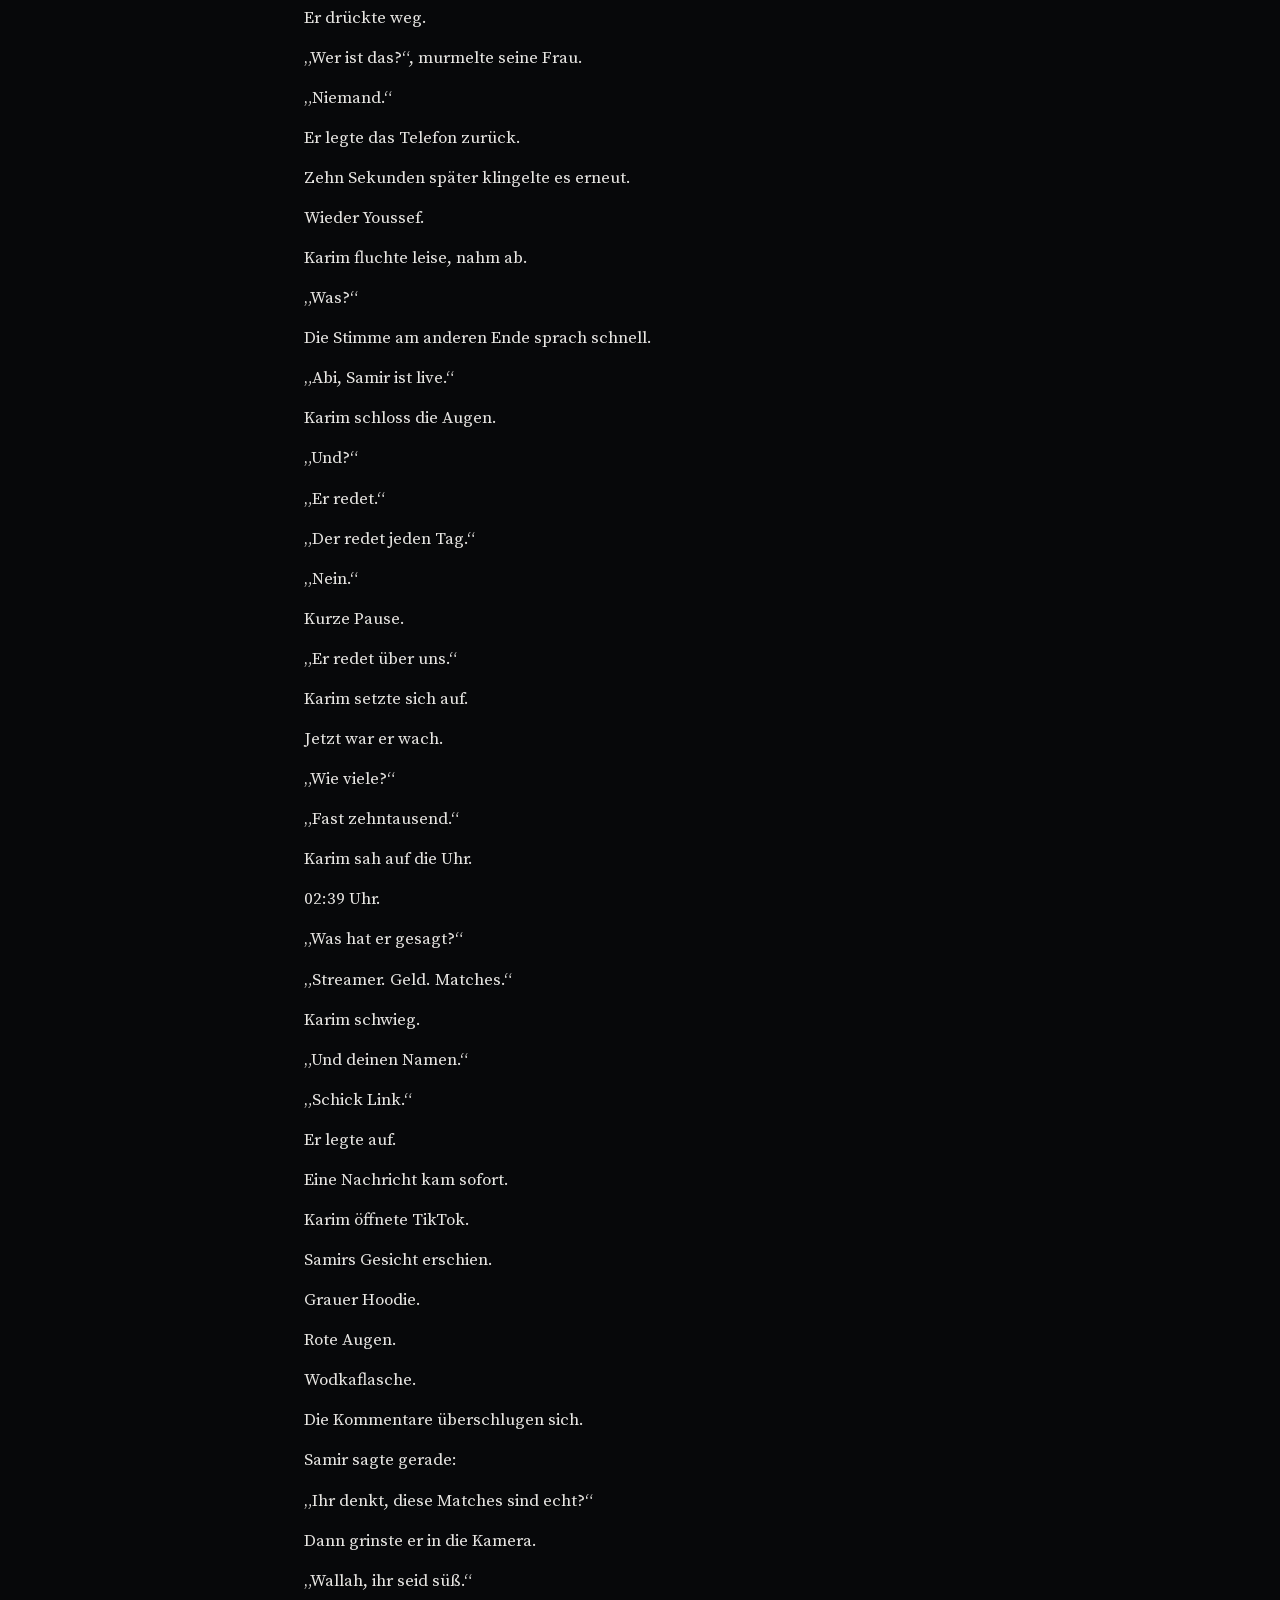
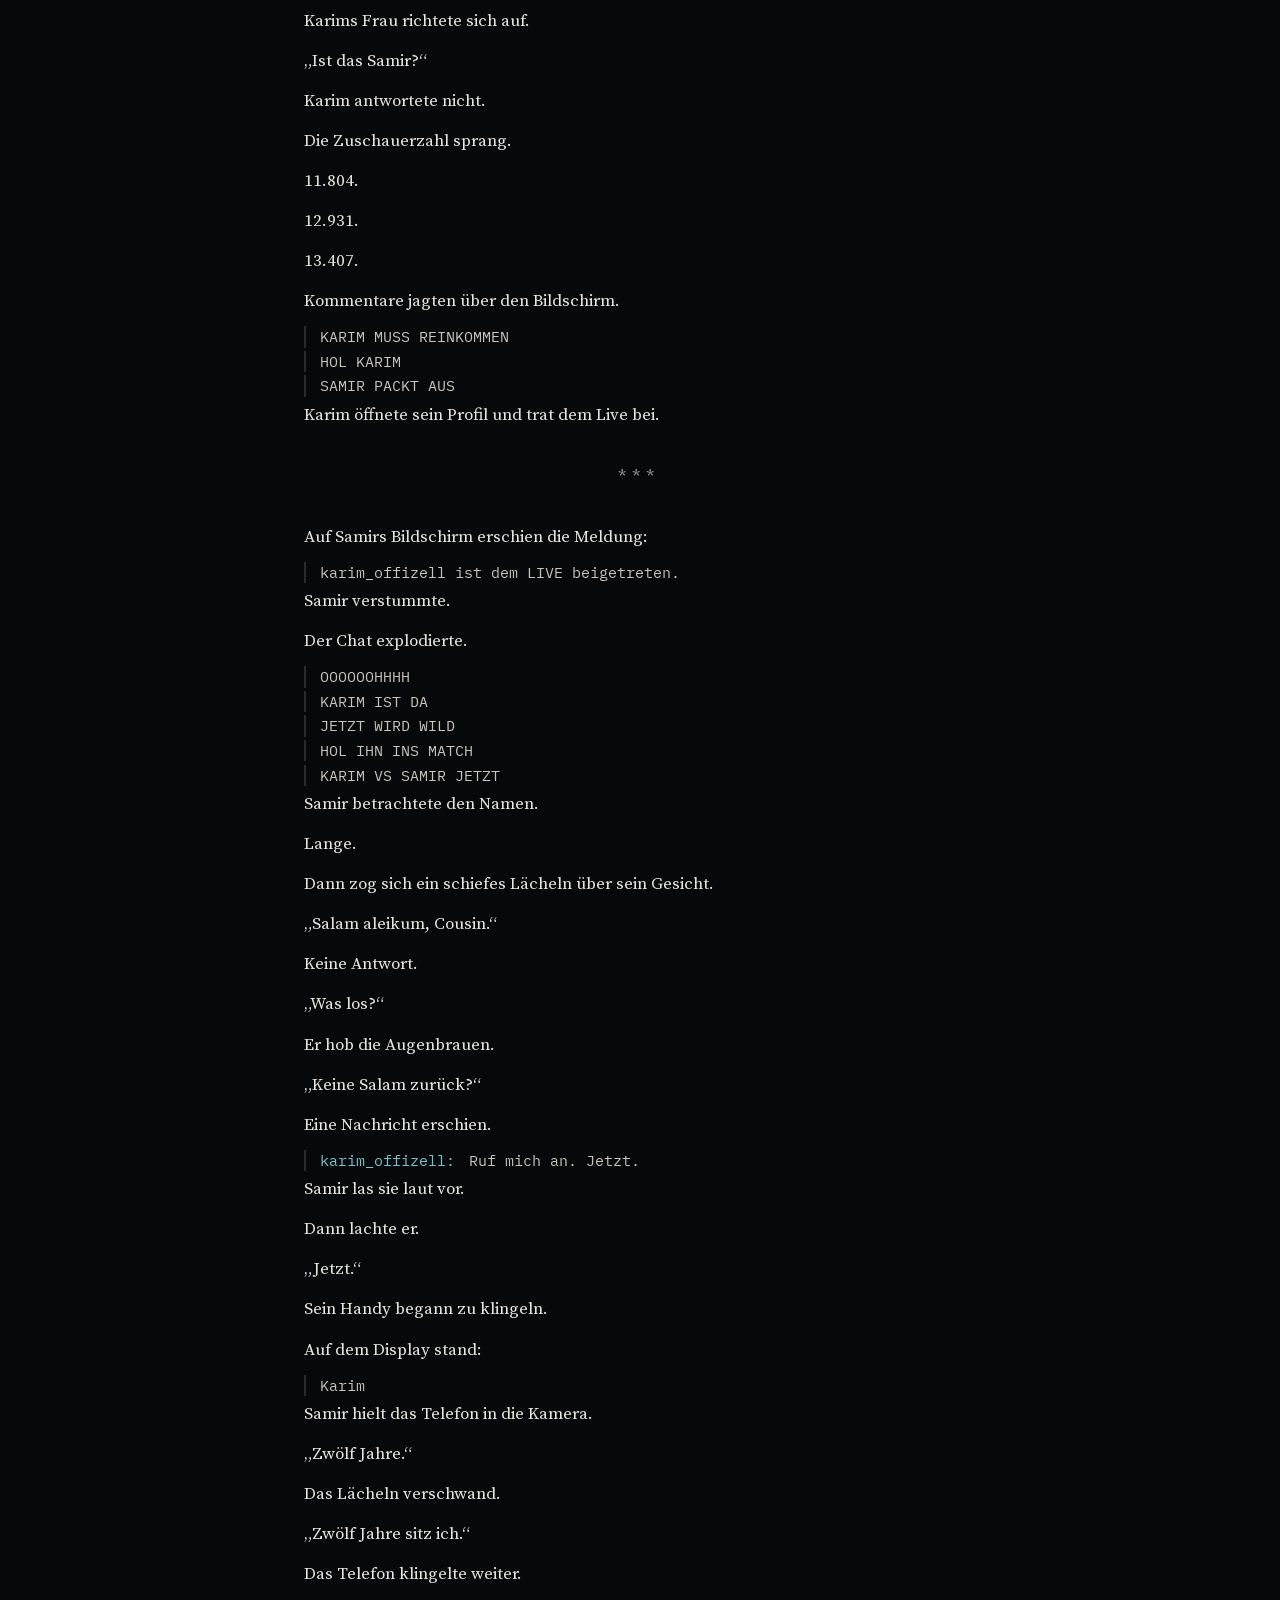
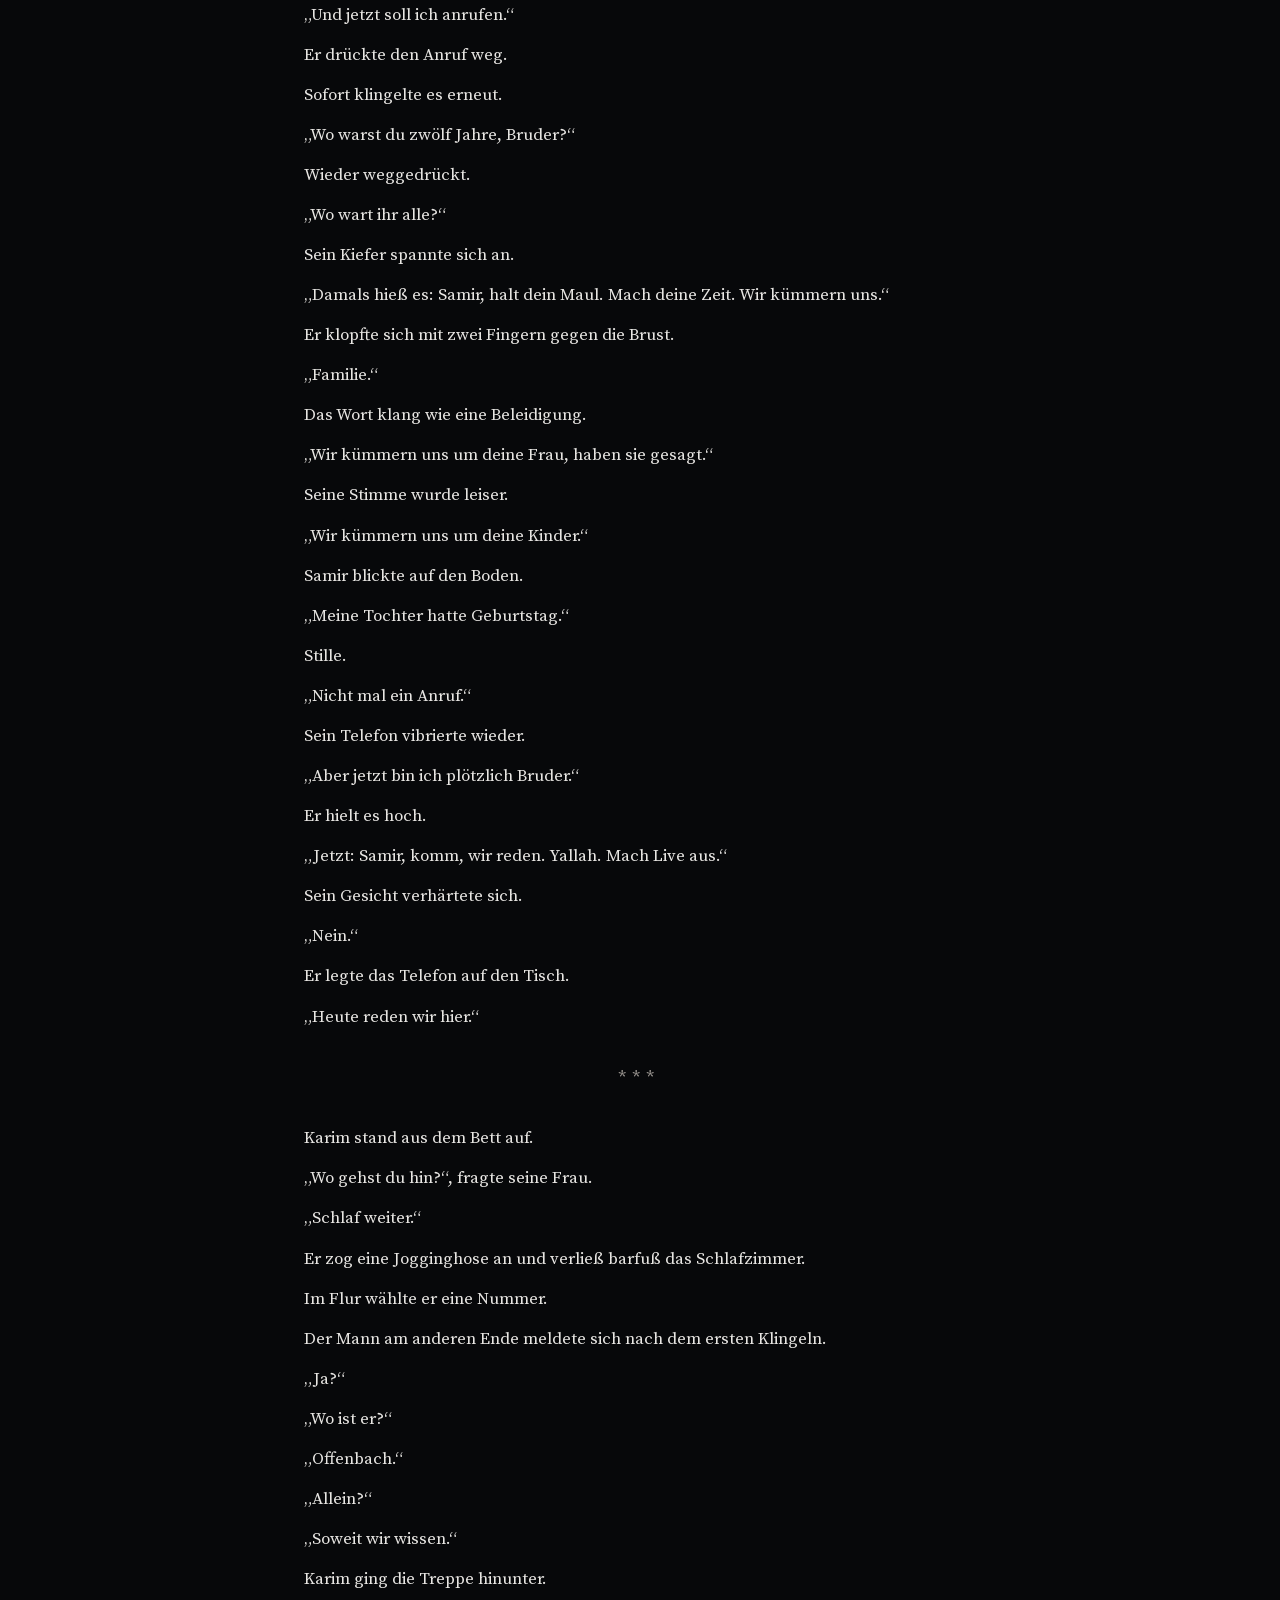
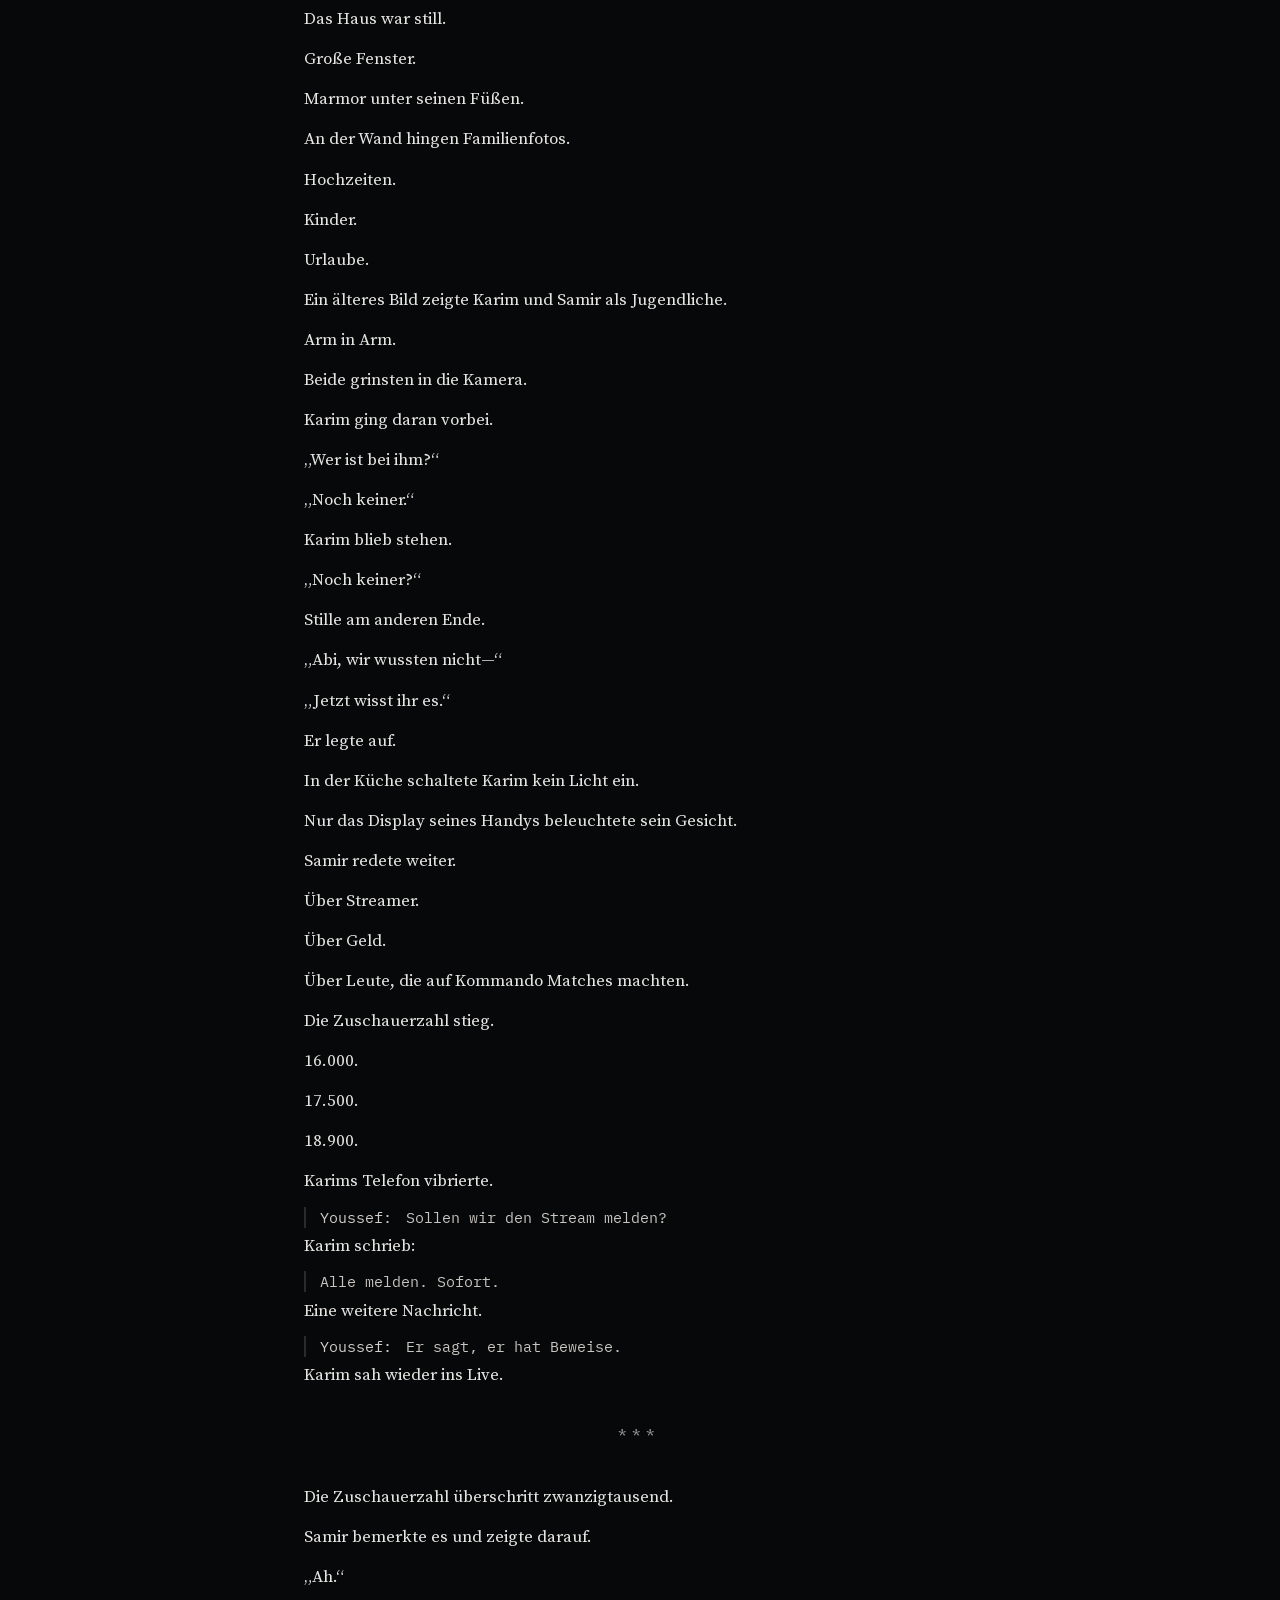
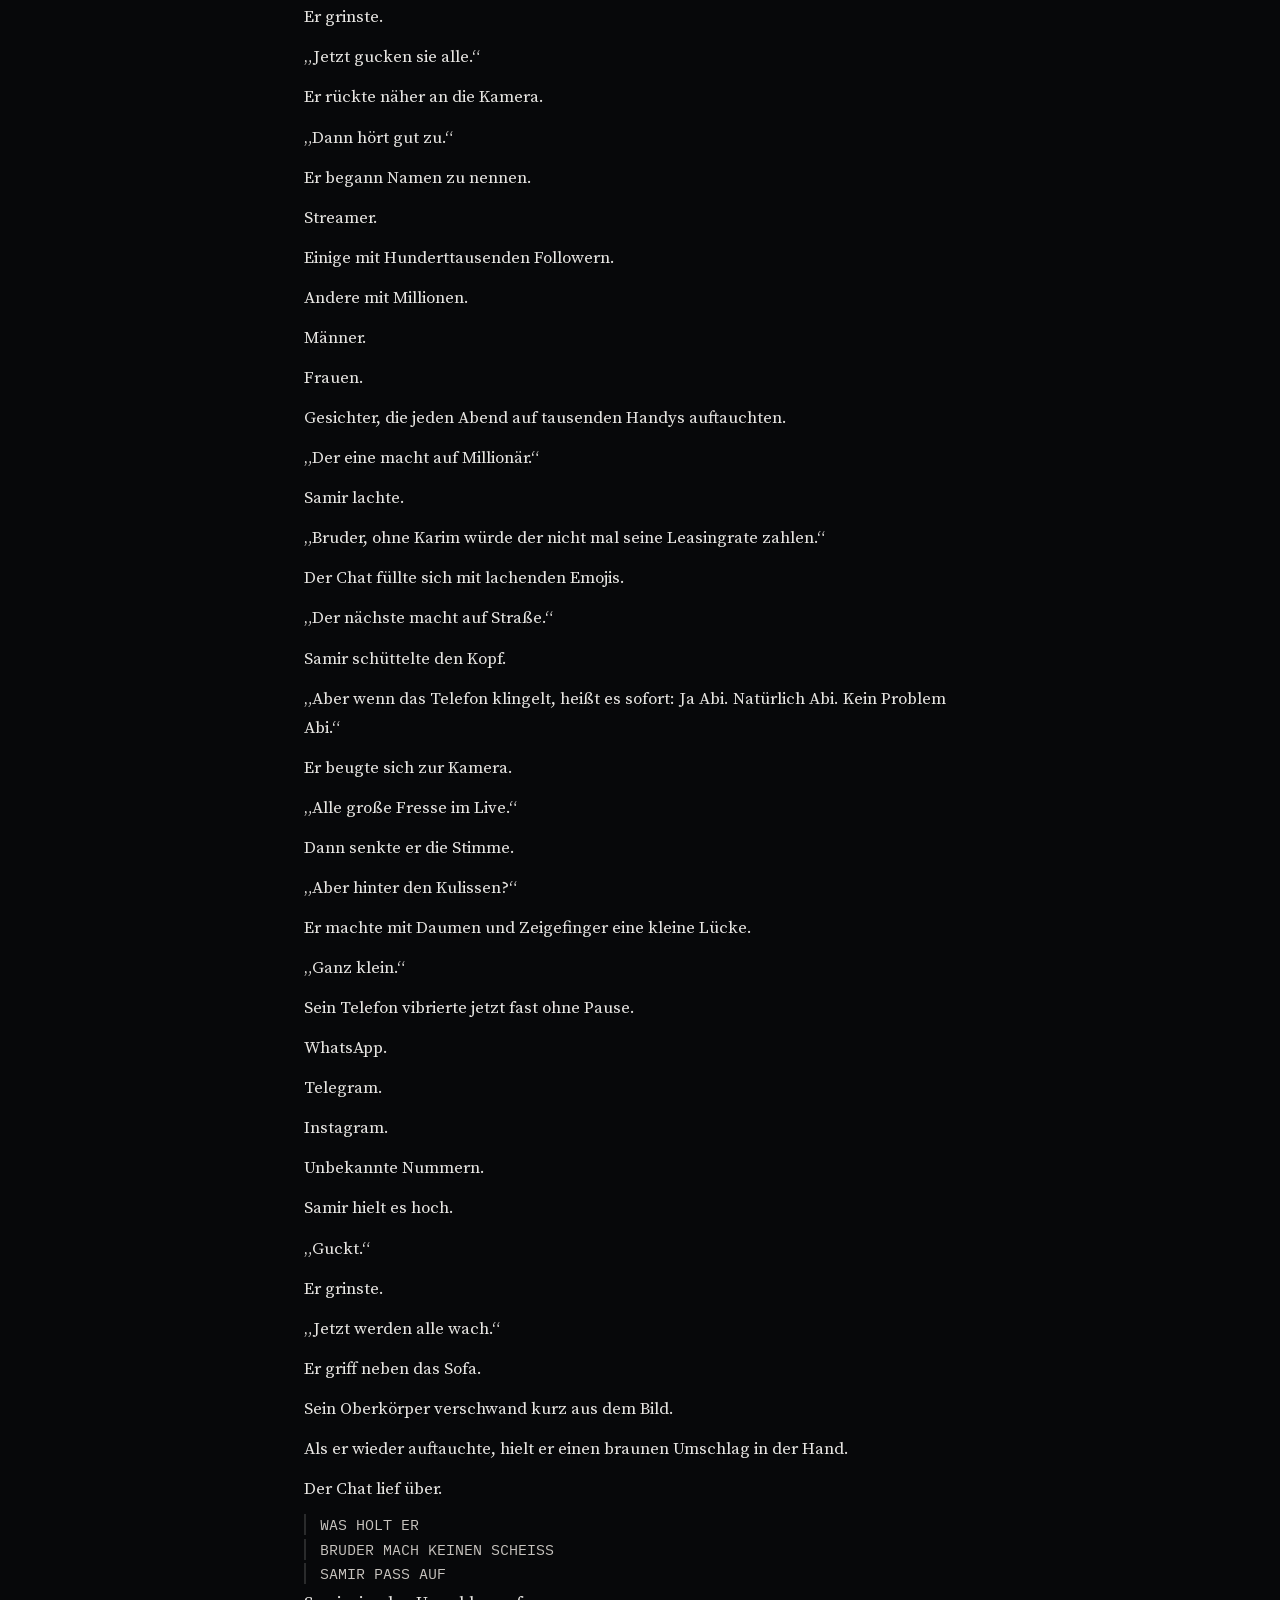
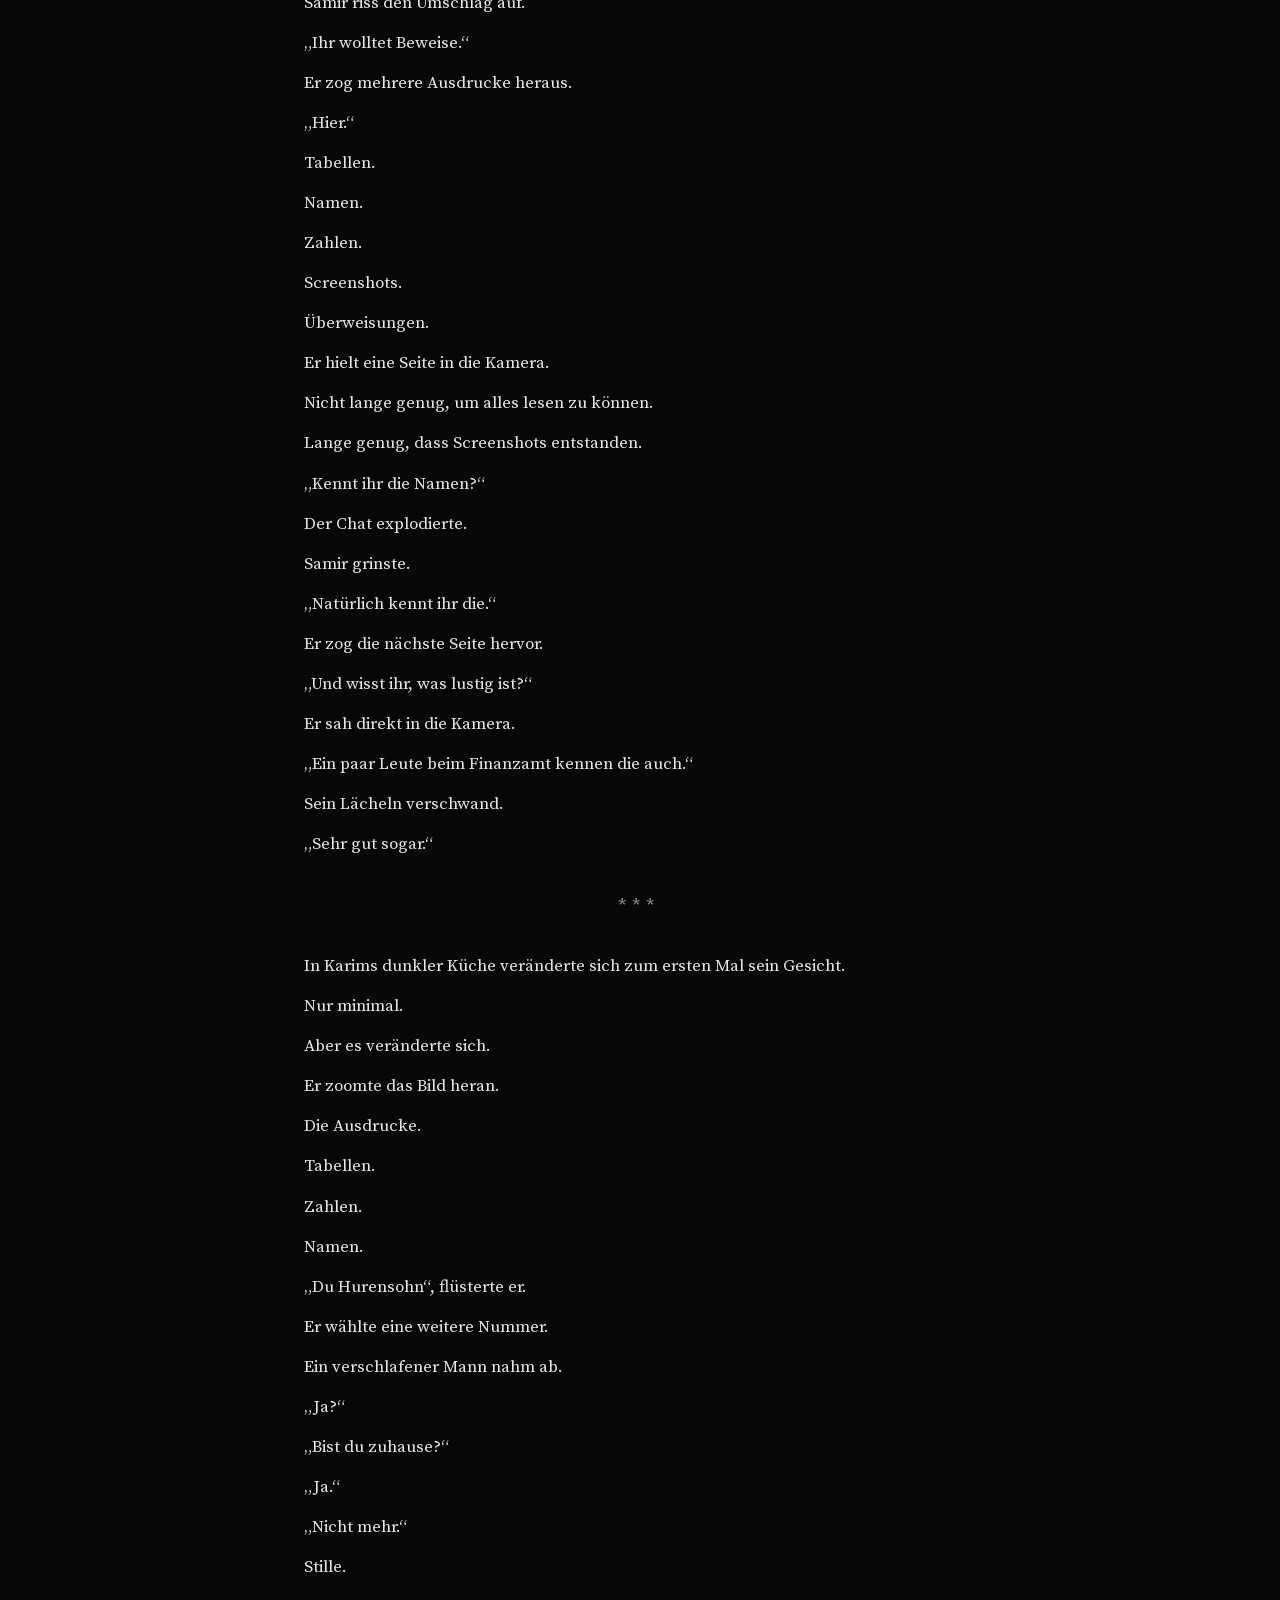
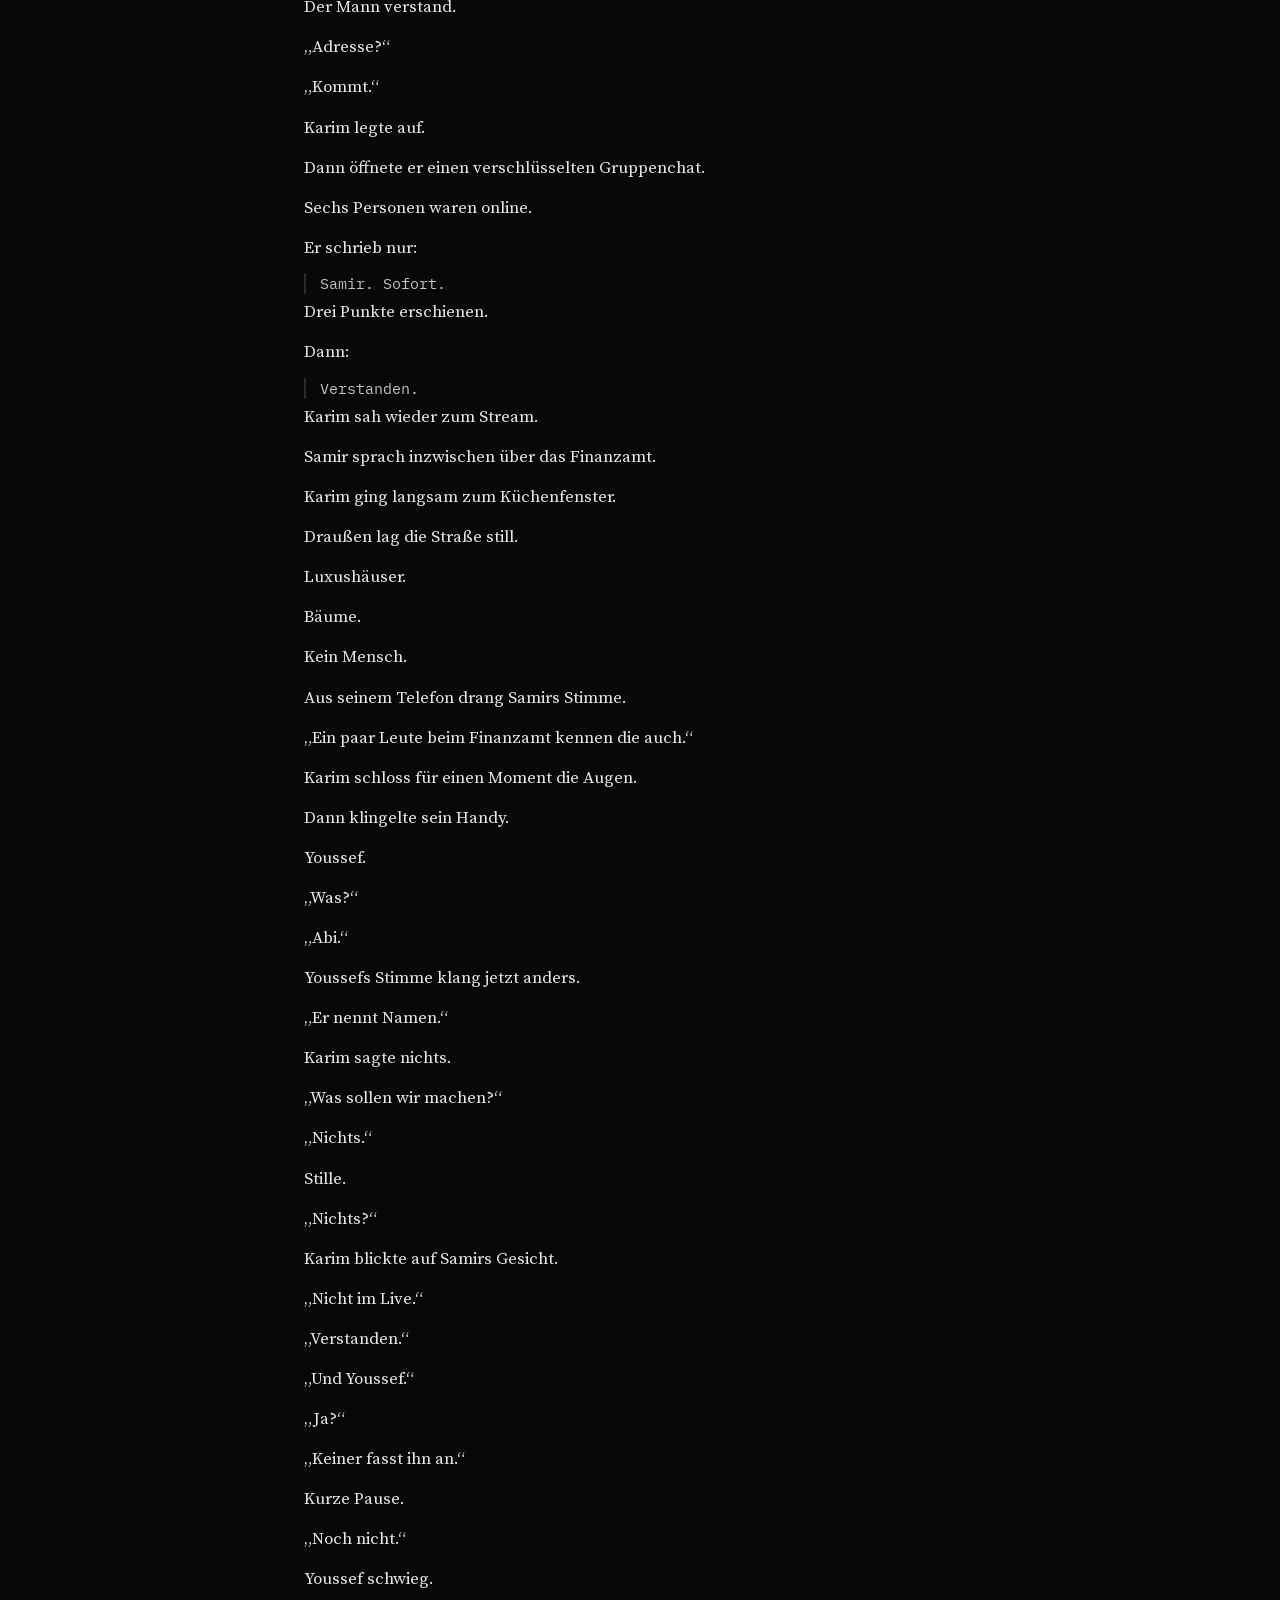
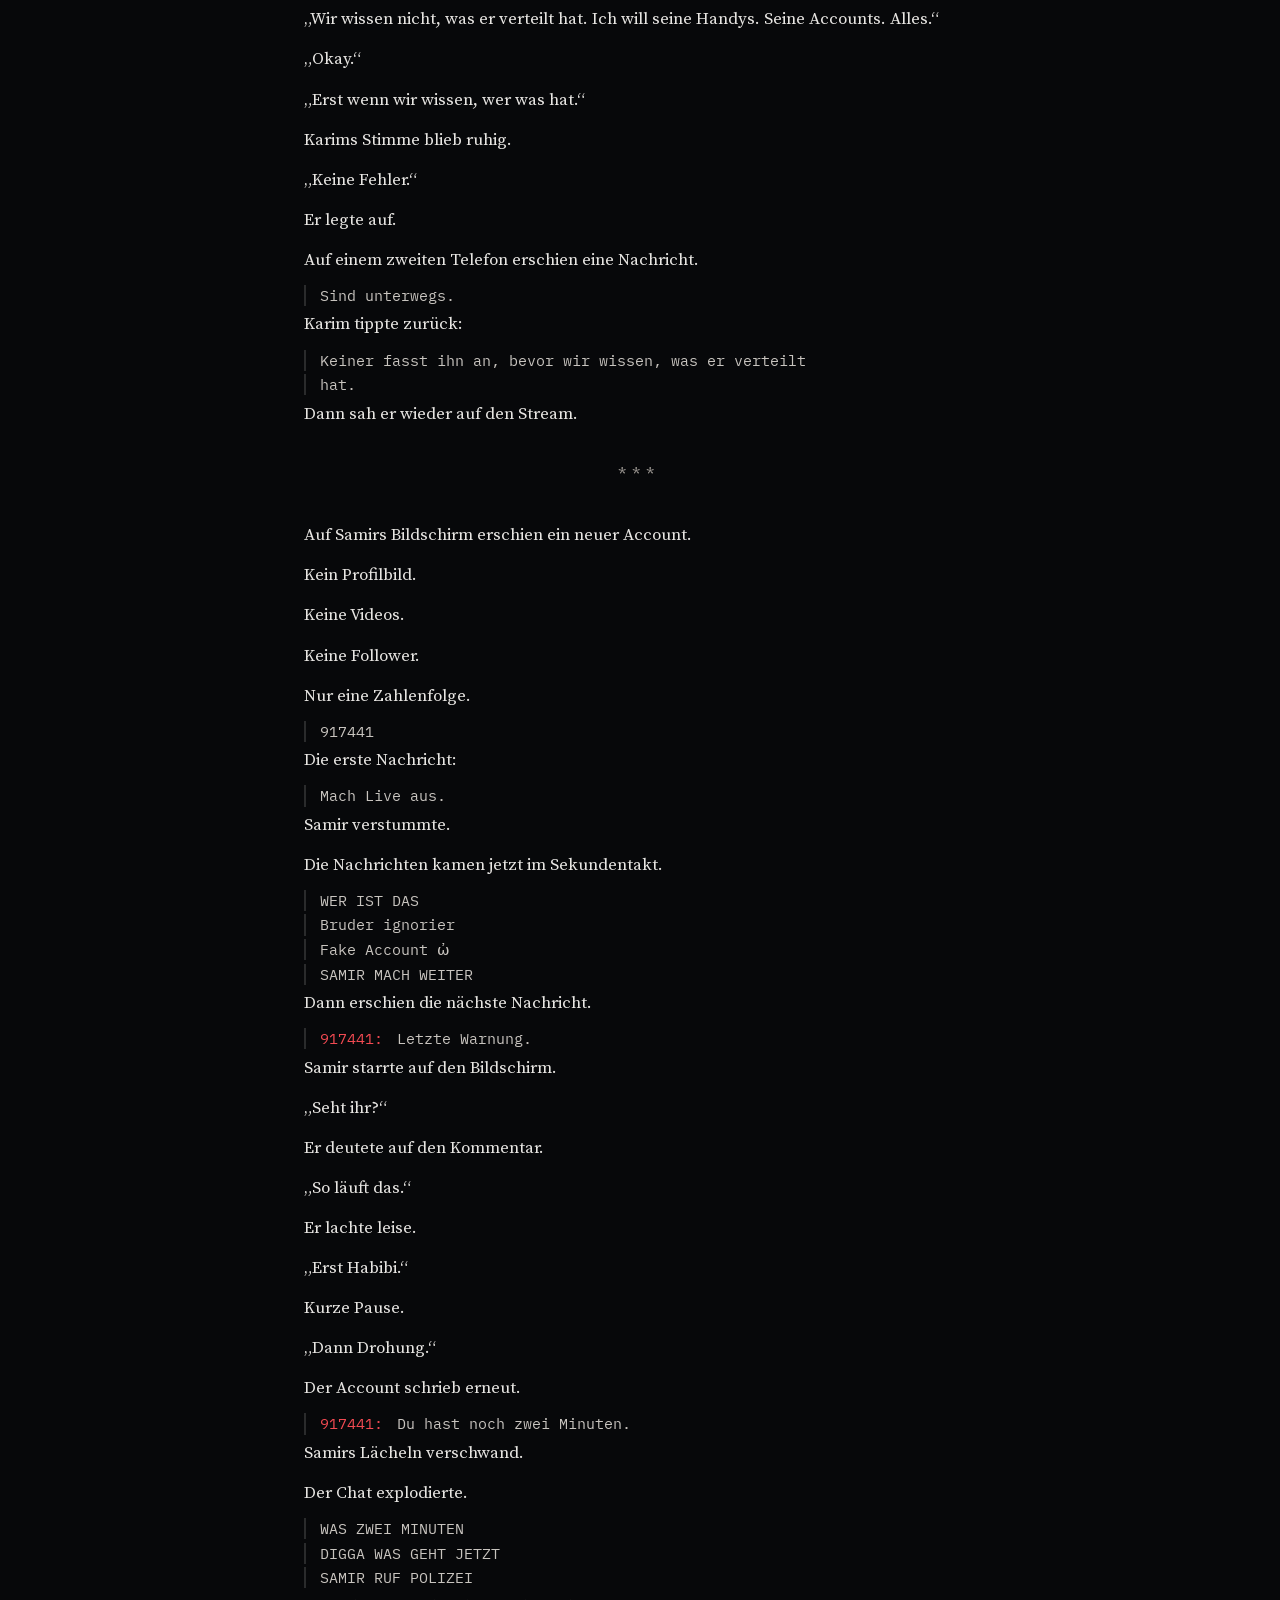
<file: leseprobe.html>
<!DOCTYPE html>
<html lang="de">
<head>
  <meta charset="utf-8">
  <meta name="viewport" content="width=device-width, initial-scale=1">
  <title>Leseprobe: Der Stream – Livestream-Thriller von Jonas Reiter</title>
  <meta name="description" content="Kostenlose Leseprobe aus Kapitel 1 des Livestream-Thrillers Der Stream von Jonas Reiter. Psychothriller als eBook und Taschenbuch.">
  <meta name="author" content="Jonas Reiter">
  <meta name="robots" content="index,follow">
  <meta name="theme-color" content="#07080A">
  <link rel="canonical" href="https://jonas-reiter.onrender.com/leseprobe.html">
  <meta property="og:type" content="article">
  <meta property="og:locale" content="de_DE">
  <meta property="og:site_name" content="Jonas Reiter">
  <meta property="og:title" content="Leseprobe: Der Stream – Livestream-Thriller von Jonas Reiter">
  <meta property="og:description" content="Kostenlose Leseprobe aus Kapitel 1 des Livestream-Thrillers Der Stream von Jonas Reiter. Psychothriller als eBook und Taschenbuch.">
  <meta property="og:url" content="https://jonas-reiter.onrender.com/leseprobe.html">
  <meta property="og:image" content="https://jonas-reiter.onrender.com/img/og.jpg">
  <meta property="og:image:secure_url" content="https://jonas-reiter.onrender.com/img/og.jpg">
  <meta property="og:image:type" content="image/jpeg">
  <meta property="og:image:width" content="1200">
  <meta property="og:image:height" content="630">
  <meta property="og:image:alt" content="Cover des Livestream-Thrillers Der Stream von Jonas Reiter: ein Auge, der Schriftzug DER STREAM und eine Skyline bei Nacht.">
  <meta name="twitter:card" content="summary_large_image">
  <meta name="twitter:title" content="Leseprobe: Der Stream – Livestream-Thriller von Jonas Reiter">
  <meta name="twitter:description" content="Kostenlose Leseprobe aus Kapitel 1 des Livestream-Thrillers Der Stream von Jonas Reiter. Psychothriller als eBook und Taschenbuch.">
  <meta name="twitter:image" content="https://jonas-reiter.onrender.com/img/og.jpg">
  <meta name="twitter:image:alt" content="Cover des Livestream-Thrillers Der Stream von Jonas Reiter: ein Auge, der Schriftzug DER STREAM und eine Skyline bei Nacht.">
  <script type="application/ld+json">
  {
    "@context": "https://schema.org",
    "@type": "WebPage",
    "@id": "https://jonas-reiter.onrender.com/leseprobe.html#webpage",
    "name": "Leseprobe: Der Stream",
    "url": "https://jonas-reiter.onrender.com/leseprobe.html",
    "inLanguage": "de",
    "isPartOf": {
      "@id": "https://jonas-reiter.onrender.com/#website"
    },
    "about": {
      "@id": "https://jonas-reiter.onrender.com/#book"
    },
    "author": {
      "@id": "https://jonas-reiter.onrender.com/autor.html#person"
    },
    "description": "Kostenlose Leseprobe aus Kapitel 1 des Livestream-Thrillers Der Stream von Jonas Reiter."
  }
  </script>

  <link rel="icon" href="favicon.svg" type="image/svg+xml">
  <link rel="icon" href="favicon.ico" sizes="32x32">
  <link rel="apple-touch-icon" href="img/apple-touch-icon.png">
  <link rel="stylesheet" href="css/style.css">
  
</head>
<body>
  <a class="skip" href="#inhalt">Zum Inhalt</a>
  <header class="site-header">
    <div class="wrap header-inner">
      <a class="logo" href="index.html">Jonas Reiter<span>.</span></a>
      <input type="checkbox" id="nav-open" class="nav-open" autocomplete="off">
      <label for="nav-open" class="nav-btn" aria-label="Menü öffnen"><span></span><span></span><span></span></label>
      <nav class="site-nav" aria-label="Hauptnavigation">
    <a href="index.html">Der Stream</a>
    <a href="leseprobe.html" aria-current="page">Leseprobe</a>
    <a href="autor.html">Autor</a>
      </nav>
    </div>
  </header>

  <main id="inhalt" class="sample">
    <article class="wrap-narrow prose">
<header class="sample-head"><p class="kicker">Leseprobe</p>
<h1>Kapitel 1 <span>Live</span></h1></header>
<p>Um 02:17 Uhr waren es 312 Zuschauer.</p>
<p>Um 02:26 Uhr waren es 4.800.</p>
<p>Um 02:58 Uhr sahen mehr als dreißigtausend Menschen dabei zu, wie Samir Haddad begann, seine eigene Familie zu zerlegen.</p>
<p>Live.</p>
<p>Vor allen.</p>
<p>Samir saß auf dem Boden einer kleinen Einzimmerwohnung in Offenbach, den Rücken gegen ein durchgesessenes Sofa gelehnt.</p>
<p>Grauer Hoodie. Dreitagebart. Eingefallene Augen. Auf dem niedrigen Tisch vor ihm standen eine halb leere Flasche Wodka, zwei Energydrinks und ein Aschenbecher, in dem die Kippen übereinanderlagen.</p>
<p>Seine Hände zitterten.</p>
<p>Nicht stark.</p>
<p>Gerade genug, dass die Flasche leise gegen das Glas auf dem Tisch schlug, als er sie abstellte.</p>
<p>Der Chat raste.</p>
<p class="chat">Bruder was ist mit dem los</p>
<p class="chat">Samir komplett auf Film</p>
<p class="chat">WALLAH DER IST DRUFF</p>
<p class="chat">Ist das nicht Karims Cousin???</p>
<p class="chat">Hol Karim ins Match</p>
<p class="chat">Digga der packt heute aus</p>
<p>Samir kniff die Augen zusammen und versuchte, einzelne Kommentare zu lesen.</p>
<p>Eine Rose flog über den Bildschirm.</p>
<p>Dann noch eine.</p>
<p>Eine Krone.</p>
<p>Eine Rakete.</p>
<p>Schließlich erschien ein Löwe und füllte für mehrere Sekunden das ganze Display.</p>
<p>Samir starrte auf die Animation.</p>
<p>Dann lachte er.</p>
<p>Trocken.</p>
<p>Kaputt.</p>
<p>„Da.“</p>
<p>Er zeigte auf das Telefon.</p>
<p>„Genau diese Scheiße meine ich.“</p>
<p>Er nahm einen Schluck Wodka und verzog das Gesicht.</p>
<p>„Löwe hier. Uni da. Rakete, Krone, was weiß ich. Ihr ballert denen Tausende rein und denkt, die lieben euch.“</p>
<p>Er schnaubte.</p>
<p>„Habibi, die kennen nicht mal euren Namen.“</p>
<p>Die Kommentare liefen weiter.</p>
<p class="chat">HAHAHAHA</p>
<p class="chat">Er hat aber recht</p>
<p class="chat">Bruder wer giftet freiwillig 2k</p>
<p class="chat">TEAM KARIM IN DEN CHAT</p>
<p>Samir beugte sich näher an die Kamera.</p>
<p>„Ihr denkt, diese Matches sind echt?“</p>
<p>Er grinste.</p>
<p>„Wallah, ihr seid süß.“</p>
<p>Die Zuschauerzahl sprang über sechstausend.</p>
<p>„Der eine schreit: Team, Team, Team, wir müssen Top eins! Komm, noch ein Löwe! Noch ein Uni! Chat, wir schaffen das!“</p>
<p>Samir imitierte die überdrehte Stimme eines Streamers.</p>
<p>„Noch zwanzig Sekunden! Alles rein! Komm, Team!“</p>
<p>Er lachte.</p>
<p>Dann fiel das Grinsen aus seinem Gesicht.</p>
<p>„Und hintenrum ist längst geklärt, wer heute gewinnt.“</p>
<p>Der Chat wurde langsamer.</p>
<p class="chat">Was meint er?</p>
<p class="chat">Fake Matches?</p>
<p class="chat">Beweise Bruder</p>
<p>Samir tippte sich mit dem Zeigefinger gegen die Schläfe.</p>
<p>„Beweise.“</p>
<p>Er nickte.</p>
<p>„Immer dieses Beweise, Beweise.“</p>
<p class="scene-break" role="separator">***</p>
<p>Um 02:38 Uhr klingelte Karims Telefon zum ersten Mal.</p>
<p>Er hörte es nicht.</p>
<p>Beim zweiten Mal öffnete seine Frau die Augen.</p>
<p>„Karim.“</p>
<p>Keine Reaktion.</p>
<p>Das Telefon vibrierte über den Nachttisch.</p>
<p>Wieder.</p>
<p>„Karim.“</p>
<p>Sie stieß ihn mit dem Ellenbogen an.</p>
<p>Karim öffnete die Augen.</p>
<p>Dunkelheit.</p>
<p>Für einen Moment wusste er nicht, warum er wach war.</p>
<p>Dann sah er auf das Display.</p>
<p class="chat">Youssef</p>
<p>Er drückte weg.</p>
<p>„Wer ist das?“, murmelte seine Frau.</p>
<p>„Niemand.“</p>
<p>Er legte das Telefon zurück.</p>
<p>Zehn Sekunden später klingelte es erneut.</p>
<p>Wieder Youssef.</p>
<p>Karim fluchte leise, nahm ab.</p>
<p>„Was?“</p>
<p>Die Stimme am anderen Ende sprach schnell.</p>
<p>„Abi, Samir ist live.“</p>
<p>Karim schloss die Augen.</p>
<p>„Und?“</p>
<p>„Er redet.“</p>
<p>„Der redet jeden Tag.“</p>
<p>„Nein.“</p>
<p>Kurze Pause.</p>
<p>„Er redet über uns.“</p>
<p>Karim setzte sich auf.</p>
<p>Jetzt war er wach.</p>
<p>„Wie viele?“</p>
<p>„Fast zehntausend.“</p>
<p>Karim sah auf die Uhr.</p>
<p>02:39 Uhr.</p>
<p>„Was hat er gesagt?“</p>
<p>„Streamer. Geld. Matches.“</p>
<p>Karim schwieg.</p>
<p>„Und deinen Namen.“</p>
<p>„Schick Link.“</p>
<p>Er legte auf.</p>
<p>Eine Nachricht kam sofort.</p>
<p>Karim öffnete TikTok.</p>
<p>Samirs Gesicht erschien.</p>
<p>Grauer Hoodie.</p>
<p>Rote Augen.</p>
<p>Wodkaflasche.</p>
<p>Die Kommentare überschlugen sich.</p>
<p>Samir sagte gerade:</p>
<p>„Ihr denkt, diese Matches sind echt?“</p>
<p>Dann grinste er in die Kamera.</p>
<p>„Wallah, ihr seid süß.“</p>
<p>Karims Frau richtete sich auf.</p>
<p>„Ist das Samir?“</p>
<p>Karim antwortete nicht.</p>
<p>Die Zuschauerzahl sprang.</p>
<p>11.804.</p>
<p>12.931.</p>
<p>13.407.</p>
<p>Kommentare jagten über den Bildschirm.</p>
<p class="chat">KARIM MUSS REINKOMMEN</p>
<p class="chat">HOL KARIM</p>
<p class="chat">SAMIR PACKT AUS</p>
<p>Karim öffnete sein Profil und trat dem Live bei.</p>
<p class="scene-break" role="separator">***</p>
<p>Auf Samirs Bildschirm erschien die Meldung:</p>
<p class="chat">karim_offizell ist dem LIVE beigetreten.</p>
<p>Samir verstummte.</p>
<p>Der Chat explodierte.</p>
<p class="chat">OOOOOOHHHH</p>
<p class="chat">KARIM IST DA</p>
<p class="chat">JETZT WIRD WILD</p>
<p class="chat">HOL IHN INS MATCH</p>
<p class="chat">KARIM VS SAMIR JETZT</p>
<p>Samir betrachtete den Namen.</p>
<p>Lange.</p>
<p>Dann zog sich ein schiefes Lächeln über sein Gesicht.</p>
<p>„Salam aleikum, Cousin.“</p>
<p>Keine Antwort.</p>
<p>„Was los?“</p>
<p>Er hob die Augenbrauen.</p>
<p>„Keine Salam zurück?“</p>
<p>Eine Nachricht erschien.</p>
<p class="chat"><span class="chat-name chat-name--karim">karim_offizell</span> Ruf mich an. Jetzt.</p>
<p>Samir las sie laut vor.</p>
<p>Dann lachte er.</p>
<p>„Jetzt.“</p>
<p>Sein Handy begann zu klingeln.</p>
<p>Auf dem Display stand:</p>
<p class="chat">Karim</p>
<p>Samir hielt das Telefon in die Kamera.</p>
<p>„Zwölf Jahre.“</p>
<p>Das Lächeln verschwand.</p>
<p>„Zwölf Jahre sitz ich.“</p>
<p>Das Telefon klingelte weiter.</p>
<p>„Und jetzt soll ich anrufen.“</p>
<p>Er drückte den Anruf weg.</p>
<p>Sofort klingelte es erneut.</p>
<p>„Wo warst du zwölf Jahre, Bruder?“</p>
<p>Wieder weggedrückt.</p>
<p>„Wo wart ihr alle?“</p>
<p>Sein Kiefer spannte sich an.</p>
<p>„Damals hieß es: Samir, halt dein Maul. Mach deine Zeit. Wir kümmern uns.“</p>
<p>Er klopfte sich mit zwei Fingern gegen die Brust.</p>
<p>„Familie.“</p>
<p>Das Wort klang wie eine Beleidigung.</p>
<p>„Wir kümmern uns um deine Frau, haben sie gesagt.“</p>
<p>Seine Stimme wurde leiser.</p>
<p>„Wir kümmern uns um deine Kinder.“</p>
<p>Samir blickte auf den Boden.</p>
<p>„Meine Tochter hatte Geburtstag.“</p>
<p>Stille.</p>
<p>„Nicht mal ein Anruf.“</p>
<p>Sein Telefon vibrierte wieder.</p>
<p>„Aber jetzt bin ich plötzlich Bruder.“</p>
<p>Er hielt es hoch.</p>
<p>„Jetzt: Samir, komm, wir reden. Yallah. Mach Live aus.“</p>
<p>Sein Gesicht verhärtete sich.</p>
<p>„Nein.“</p>
<p>Er legte das Telefon auf den Tisch.</p>
<p>„Heute reden wir hier.“</p>
<p class="scene-break" role="separator">***</p>
<p>Karim stand aus dem Bett auf.</p>
<p>„Wo gehst du hin?“, fragte seine Frau.</p>
<p>„Schlaf weiter.“</p>
<p>Er zog eine Jogginghose an und verließ barfuß das Schlafzimmer.</p>
<p>Im Flur wählte er eine Nummer.</p>
<p>Der Mann am anderen Ende meldete sich nach dem ersten Klingeln.</p>
<p>„Ja?“</p>
<p>„Wo ist er?“</p>
<p>„Offenbach.“</p>
<p>„Allein?“</p>
<p>„Soweit wir wissen.“</p>
<p>Karim ging die Treppe hinunter.</p>
<p>Das Haus war still.</p>
<p>Große Fenster.</p>
<p>Marmor unter seinen Füßen.</p>
<p>An der Wand hingen Familienfotos.</p>
<p>Hochzeiten.</p>
<p>Kinder.</p>
<p>Urlaube.</p>
<p>Ein älteres Bild zeigte Karim und Samir als Jugendliche.</p>
<p>Arm in Arm.</p>
<p>Beide grinsten in die Kamera.</p>
<p>Karim ging daran vorbei.</p>
<p>„Wer ist bei ihm?“</p>
<p>„Noch keiner.“</p>
<p>Karim blieb stehen.</p>
<p>„Noch keiner?“</p>
<p>Stille am anderen Ende.</p>
<p>„Abi, wir wussten nicht—“</p>
<p>„Jetzt wisst ihr es.“</p>
<p>Er legte auf.</p>
<p>In der Küche schaltete Karim kein Licht ein.</p>
<p>Nur das Display seines Handys beleuchtete sein Gesicht.</p>
<p>Samir redete weiter.</p>
<p>Über Streamer.</p>
<p>Über Geld.</p>
<p>Über Leute, die auf Kommando Matches machten.</p>
<p>Die Zuschauerzahl stieg.</p>
<p>16.000.</p>
<p>17.500.</p>
<p>18.900.</p>
<p>Karims Telefon vibrierte.</p>
<p class="chat"><span class="chat-name">Youssef</span> Sollen wir den Stream melden?</p>
<p>Karim schrieb:</p>
<p class="chat">Alle melden. Sofort.</p>
<p>Eine weitere Nachricht.</p>
<p class="chat"><span class="chat-name">Youssef</span> Er sagt, er hat Beweise.</p>
<p>Karim sah wieder ins Live.</p>
<p class="scene-break" role="separator">***</p>
<p>Die Zuschauerzahl überschritt zwanzigtausend.</p>
<p>Samir bemerkte es und zeigte darauf.</p>
<p>„Ah.“</p>
<p>Er grinste.</p>
<p>„Jetzt gucken sie alle.“</p>
<p>Er rückte näher an die Kamera.</p>
<p>„Dann hört gut zu.“</p>
<p>Er begann Namen zu nennen.</p>
<p>Streamer.</p>
<p>Einige mit Hunderttausenden Followern.</p>
<p>Andere mit Millionen.</p>
<p>Männer.</p>
<p>Frauen.</p>
<p>Gesichter, die jeden Abend auf tausenden Handys auftauchten.</p>
<p>„Der eine macht auf Millionär.“</p>
<p>Samir lachte.</p>
<p>„Bruder, ohne Karim würde der nicht mal seine Leasingrate zahlen.“</p>
<p>Der Chat füllte sich mit lachenden Emojis.</p>
<p>„Der nächste macht auf Straße.“</p>
<p>Samir schüttelte den Kopf.</p>
<p>„Aber wenn das Telefon klingelt, heißt es sofort: Ja Abi. Natürlich Abi. Kein Problem Abi.“</p>
<p>Er beugte sich zur Kamera.</p>
<p>„Alle große Fresse im Live.“</p>
<p>Dann senkte er die Stimme.</p>
<p>„Aber hinter den Kulissen?“</p>
<p>Er machte mit Daumen und Zeigefinger eine kleine Lücke.</p>
<p>„Ganz klein.“</p>
<p>Sein Telefon vibrierte jetzt fast ohne Pause.</p>
<p>WhatsApp.</p>
<p>Telegram.</p>
<p>Instagram.</p>
<p>Unbekannte Nummern.</p>
<p>Samir hielt es hoch.</p>
<p>„Guckt.“</p>
<p>Er grinste.</p>
<p>„Jetzt werden alle wach.“</p>
<p>Er griff neben das Sofa.</p>
<p>Sein Oberkörper verschwand kurz aus dem Bild.</p>
<p>Als er wieder auftauchte, hielt er einen braunen Umschlag in der Hand.</p>
<p>Der Chat lief über.</p>
<p class="chat">WAS HOLT ER</p>
<p class="chat">BRUDER MACH KEINEN SCHEISS</p>
<p class="chat">SAMIR PASS AUF</p>
<p>Samir riss den Umschlag auf.</p>
<p>„Ihr wolltet Beweise.“</p>
<p>Er zog mehrere Ausdrucke heraus.</p>
<p>„Hier.“</p>
<p>Tabellen.</p>
<p>Namen.</p>
<p>Zahlen.</p>
<p>Screenshots.</p>
<p>Überweisungen.</p>
<p>Er hielt eine Seite in die Kamera.</p>
<p>Nicht lange genug, um alles lesen zu können.</p>
<p>Lange genug, dass Screenshots entstanden.</p>
<p>„Kennt ihr die Namen?“</p>
<p>Der Chat explodierte.</p>
<p>Samir grinste.</p>
<p>„Natürlich kennt ihr die.“</p>
<p>Er zog die nächste Seite hervor.</p>
<p>„Und wisst ihr, was lustig ist?“</p>
<p>Er sah direkt in die Kamera.</p>
<p>„Ein paar Leute beim Finanzamt kennen die auch.“</p>
<p>Sein Lächeln verschwand.</p>
<p>„Sehr gut sogar.“</p>
<p class="scene-break" role="separator">***</p>
<p>In Karims dunkler Küche veränderte sich zum ersten Mal sein Gesicht.</p>
<p>Nur minimal.</p>
<p>Aber es veränderte sich.</p>
<p>Er zoomte das Bild heran.</p>
<p>Die Ausdrucke.</p>
<p>Tabellen.</p>
<p>Zahlen.</p>
<p>Namen.</p>
<p>„Du Hurensohn“, flüsterte er.</p>
<p>Er wählte eine weitere Nummer.</p>
<p>Ein verschlafener Mann nahm ab.</p>
<p>„Ja?“</p>
<p>„Bist du zuhause?“</p>
<p>„Ja.“</p>
<p>„Nicht mehr.“</p>
<p>Stille.</p>
<p>Der Mann verstand.</p>
<p>„Adresse?“</p>
<p>„Kommt.“</p>
<p>Karim legte auf.</p>
<p>Dann öffnete er einen verschlüsselten Gruppenchat.</p>
<p>Sechs Personen waren online.</p>
<p>Er schrieb nur:</p>
<p class="chat">Samir. Sofort.</p>
<p>Drei Punkte erschienen.</p>
<p>Dann:</p>
<p class="chat">Verstanden.</p>
<p>Karim sah wieder zum Stream.</p>
<p>Samir sprach inzwischen über das Finanzamt.</p>
<p>Karim ging langsam zum Küchenfenster.</p>
<p>Draußen lag die Straße still.</p>
<p>Luxushäuser.</p>
<p>Bäume.</p>
<p>Kein Mensch.</p>
<p>Aus seinem Telefon drang Samirs Stimme.</p>
<p>„Ein paar Leute beim Finanzamt kennen die auch.“</p>
<p>Karim schloss für einen Moment die Augen.</p>
<p>Dann klingelte sein Handy.</p>
<p>Youssef.</p>
<p>„Was?“</p>
<p>„Abi.“</p>
<p>Youssefs Stimme klang jetzt anders.</p>
<p>„Er nennt Namen.“</p>
<p>Karim sagte nichts.</p>
<p>„Was sollen wir machen?“</p>
<p>„Nichts.“</p>
<p>Stille.</p>
<p>„Nichts?“</p>
<p>Karim blickte auf Samirs Gesicht.</p>
<p>„Nicht im Live.“</p>
<p>„Verstanden.“</p>
<p>„Und Youssef.“</p>
<p>„Ja?“</p>
<p>„Keiner fasst ihn an.“</p>
<p>Kurze Pause.</p>
<p>„Noch nicht.“</p>
<p>Youssef schwieg.</p>
<p>„Wir wissen nicht, was er verteilt hat. Ich will seine Handys. Seine Accounts. Alles.“</p>
<p>„Okay.“</p>
<p>„Erst wenn wir wissen, wer was hat.“</p>
<p>Karims Stimme blieb ruhig.</p>
<p>„Keine Fehler.“</p>
<p>Er legte auf.</p>
<p>Auf einem zweiten Telefon erschien eine Nachricht.</p>
<p class="chat">Sind unterwegs.</p>
<p>Karim tippte zurück:</p>
<p class="chat">Keiner fasst ihn an, bevor wir wissen, was er verteilt</p>
<p class="chat">hat.</p>
<p>Dann sah er wieder auf den Stream.</p>
<p class="scene-break" role="separator">***</p>
<p>Auf Samirs Bildschirm erschien ein neuer Account.</p>
<p>Kein Profilbild.</p>
<p>Keine Videos.</p>
<p>Keine Follower.</p>
<p>Nur eine Zahlenfolge.</p>
<p class="chat">917441</p>
<p>Die erste Nachricht:</p>
<p class="chat">Mach Live aus.</p>
<p>Samir verstummte.</p>
<p>Die Nachrichten kamen jetzt im Sekundentakt.</p>
<p class="chat">WER IST DAS</p>
<p class="chat">Bruder ignorier</p>
<p class="chat">Fake Account ὠ</p>
<p class="chat">SAMIR MACH WEITER</p>
<p>Dann erschien die nächste Nachricht.</p>
<p class="chat"><span class="chat-name chat-name--id">917441</span> Letzte Warnung.</p>
<p>Samir starrte auf den Bildschirm.</p>
<p>„Seht ihr?“</p>
<p>Er deutete auf den Kommentar.</p>
<p>„So läuft das.“</p>
<p>Er lachte leise.</p>
<p>„Erst Habibi.“</p>
<p>Kurze Pause.</p>
<p>„Dann Drohung.“</p>
<p>Der Account schrieb erneut.</p>
<p class="chat"><span class="chat-name chat-name--id">917441</span> Du hast noch zwei Minuten.</p>
<p>Samirs Lächeln verschwand.</p>
<p>Der Chat explodierte.</p>
<p class="chat">WAS ZWEI MINUTEN</p>
<p class="chat">DIGGA WAS GEHT JETZT</p>
<p class="chat">SAMIR RUF POLIZEI</p>
<p>Samir beugte sich näher an das Telefon.</p>
<p>„Zwei Minuten für was?“</p>
<p>Die Antwort kam fast sofort.</p>
<p class="chat"><span class="chat-name chat-name--id">917441</span> Mach das Fenster auf.</p>
<p>Samir bewegte sich nicht.</p>
<p>Einige Sekunden vergingen.</p>
<p>Dann stemmte er sich vom Boden hoch.</p>
<p>Die Kamera zeigte nur einen Teil des Zimmers, während er zum Fenster ging.</p>
<p>Er schob den Vorhang wenige Zentimeter zur Seite.</p>
<p>Vierter Stock.</p>
<p>Fast leere Straße.</p>
<p>Gegenüber stand ein schwarzer Mercedes.</p>
<p>Motor an.</p>
<p>Licht aus.</p>
<p>Samir trat zurück.</p>
<p>Schnell.</p>
<p>„Ihr seid so lächerlich.“</p>
<p>Seine Stimme klang härter als sein Gesicht.</p>
<p>Er ging zurück zum Sofa und ließ sich wieder auf den Boden sinken.</p>
<p>Das Telefon vibrierte.</p>
<p>Neue Nachricht.</p>
<p class="chat"><span class="chat-name chat-name--id">917441</span> Jetzt hast du ihn gesehen.</p>
<p>Samir wurde blass.</p>
<p>Kommentare, Herzen, Großbuchstaben.</p>
<p class="chat">BRUDER WAS</p>
<p class="chat">DIE SEHEN DICH</p>
<p class="chat">SAMIR RAUS DA</p>
<p class="chat">RUF POLIZEI JETZT</p>
<p>Samir versuchte zu grinsen.</p>
<p>„Was wollt ihr machen?“</p>
<p>Neue Nachricht.</p>
<p class="chat"><span class="chat-name chat-name--id">917441</span> Nichts.</p>
<p>Drei Sekunden später:</p>
<p class="chat"><span class="chat-name chat-name--id">917441</span> Die Jungs machen das.</p>
<p>Samir starrte auf den Kommentar.</p>
<p>Sein Blick wanderte langsam zur Wohnungstür.</p>
<p>Dann kam die nächste Nachricht.</p>
<p>Nur ein Wort.</p>
<p class="chat"><span class="chat-name chat-name--id">917441</span> Treppenhaus.</p>
<p>Im selben Augenblick ging draußen das Licht an.</p>
<p>Samir drehte den Kopf.</p>
<p>Stille.</p>
<p>Dann—</p>
<p>Drei Schläge.</p>
<p>Langsam.</p>
<p>Dumpf.</p>
<p>Der Chat explodierte.</p>
<p class="chat">BRUDER NICHT AUFMACHEN</p>
<p class="chat">DIE SIND DA</p>
<p class="chat">SAMIR POLIZEI</p>
<p class="chat">RAUS DA</p>
<p>Samir sagte nichts.</p>
<p>Wieder drei Schläge.</p>
<p>Härter.</p>
<p>„Wer?“</p>
<p>Keine Antwort.</p>
<p>Er blieb auf dem Boden sitzen.</p>
<p>Seine Hände zitterten jetzt stärker.</p>
<p>31.742 Zuschauer.</p>
<p>Samir sah auf die Zahl.</p>
<p>Dann direkt in die Kamera.</p>
<p>Zum ersten Mal an diesem Abend wirkte er wirklich ängstlich.</p>
<p>„Chat.“</p>
<p>Seine Stimme war leiser.</p>
<p>„Hört zu.“</p>
<p>Ein Schlag gegen die Tür.</p>
<p>Samir zuckte zusammen.</p>
<p>„Wenn das Live gleich weg ist, merkt euch drei Namen.“</p>
<p>Noch ein Schlag.</p>
<p>Er nannte den ersten.</p>
<p>Der Chat kochte.</p>
<p>Dann den zweiten.</p>
<p>Ein weiterer Schlag.</p>
<p>Der Türrahmen knackte.</p>
<p>Samir blickte über seine Schulter.</p>
<p>„Und der dritte …“</p>
<p>Er hielt inne.</p>
<p>Sein Telefon klingelte erneut.</p>
<p class="chat">Karim</p>
<p>Samir starrte auf den Namen.</p>
<p>Dann sah er wieder in die Kamera.</p>
<p>„Weißt du was, Cousin?“</p>
<p>Er grinste.</p>
<p>„Ihr habt mich zwölf Jahre vergessen.“</p>
<p>Ein Schlag.</p>
<p>Holz splitterte.</p>
<p>Samir beugte sich dicht zur Kamera.</p>
<p>„Jetzt wird euch niemand mehr vergessen.“</p>
<p>Dann nannte er den dritten Namen.</p>
<p class="scene-break" role="separator">***</p>

      <div class="sample-end">
        <p>Die Leseprobe endet hier. Das erste Kapitel geht im Buch weiter.</p>
        <div class="actions" style="justify-content:center">
          <!-- Kauf-Button: eBook https://www.amazon.de/dp/B0HP21MBWJ (ASIN B0HP21MBWJ). Taschenbuch-ASIN folgt, sobald das Taschenbuch live ist. -->
        <a class="btn btn-primary js-amazon-link" href="https://www.amazon.de/dp/B0HP21MBWJ" rel="noopener noreferrer">Weiterlesen bei Amazon</a>
          <a class="btn btn-ghost" href="index.html">Zurück zum Buch</a>
        </div>
      </div>
    </article>
  </main>
  <footer class="site-footer">
    <div class="wrap footer-inner">
      <p>© 2026 Jonas Reiter</p>
      <nav class="footer-nav" aria-label="Rechtliches">
        <a href="impressum.html">Impressum</a>
        <a href="datenschutz.html">Datenschutz</a>
      </nav>
    </div>
  </footer>
</body>
</html>
</file>
<file: css/style.css>
@font-face {
  font-family: "Bebas Neue";
  src: url("../fonts/bebas-neue.woff2") format("woff2");
  font-weight: 400;
  font-style: normal;
  font-display: swap;
}
@font-face {
  font-family: "Barlow Condensed";
  src: url("../fonts/barlow-condensed-regular.woff2") format("woff2");
  font-weight: 400;
  font-style: normal;
  font-display: swap;
}
@font-face {
  font-family: "Barlow Condensed";
  src: url("../fonts/barlow-condensed-medium.woff2") format("woff2");
  font-weight: 500;
  font-style: normal;
  font-display: swap;
}
@font-face {
  font-family: "Barlow Condensed";
  src: url("../fonts/barlow-condensed-semibold.woff2") format("woff2");
  font-weight: 600;
  font-style: normal;
  font-display: swap;
}
@font-face {
  font-family: "Source Serif Pro";
  src: url("../fonts/source-serif-pro-regular.woff2") format("woff2");
  font-weight: 400;
  font-style: normal;
  font-display: swap;
}
@font-face {
  font-family: "Source Serif Pro";
  src: url("../fonts/source-serif-pro-italic.woff2") format("woff2");
  font-weight: 400;
  font-style: italic;
  font-display: swap;
}
@font-face {
  font-family: "Source Serif Pro";
  src: url("../fonts/source-serif-pro-semibold.woff2") format("woff2");
  font-weight: 600;
  font-style: normal;
  font-display: swap;
}
@font-face {
  font-family: "IBM Plex Mono";
  src: url("../fonts/ibm-plex-mono-regular.woff2") format("woff2");
  font-weight: 400;
  font-style: normal;
  font-display: swap;
}

:root {
  --bg: #07080a;
  --bg-2: #0b0d12;
  --elev: #12161c;
  --text: #e8e6e3;
  --muted: #a19c97;
  --accent: #dc2934;
  --accent-2: #f24a52;
  --teal: #6ec8d4;
  --line: rgba(232, 230, 227, 0.1);
  --max: 1120px;
  --display: "Bebas Neue", "Arial Narrow", Impact, sans-serif;
  --sans: "Barlow Condensed", "Segoe UI", "Helvetica Neue", sans-serif;
  --serif: "Source Serif Pro", Georgia, "Times New Roman", serif;
  --mono: "IBM Plex Mono", ui-monospace, Menlo, monospace;
  --header-h: 4rem;
}

*,
*::before,
*::after { box-sizing: border-box; }

html { scroll-behavior: smooth; }

body {
  margin: 0;
  background: var(--bg);
  color: var(--text);
  font-family: var(--serif);
  font-size: 1.0625rem;
  line-height: 1.7;
  -webkit-font-smoothing: antialiased;
  text-rendering: optimizeLegibility;
}

img { max-width: 100%; height: auto; display: block; }

a {
  color: var(--accent-2);
  text-underline-offset: 0.18em;
}

a:hover { color: #fff; }

:focus-visible {
  outline: 2px solid var(--accent);
  outline-offset: 3px;
}

.skip {
  position: absolute;
  left: 0.75rem;
  top: -4rem;
  z-index: 40;
  background: var(--accent);
  color: #fff;
  padding: 0.5rem 0.9rem;
  font-family: var(--sans);
  letter-spacing: 0.06em;
  text-transform: uppercase;
  text-decoration: none;
}

.skip:focus { top: 0.75rem; }

.wrap {
  width: min(var(--max), calc(100% - 2rem));
  margin-inline: auto;
}

.wrap-narrow { width: min(42rem, calc(100% - 2rem)); margin-inline: auto; }

/* Header */
.site-header {
  position: sticky;
  top: 0;
  z-index: 30;
  height: var(--header-h);
  background: rgba(7, 8, 10, 0.9);
  border-bottom: 1px solid var(--line);
  backdrop-filter: blur(14px);
  -webkit-backdrop-filter: blur(14px);
}

.header-inner {
  display: flex;
  align-items: center;
  justify-content: space-between;
  height: var(--header-h);
  gap: 1rem;
}

.logo {
  font-family: var(--display);
  font-size: 1.45rem;
  letter-spacing: 0.16em;
  color: #fff;
  text-decoration: none;
  line-height: 1;
}

.logo:hover { color: #fff; }

.logo span { color: var(--accent); }

.nav-open { position: absolute; width: 1px; height: 1px; overflow: hidden; clip: rect(0 0 0 0); }

.nav-btn {
  display: none;
  width: 2.5rem;
  height: 2.5rem;
  border: 1px solid var(--line);
  border-radius: 2px;
  cursor: pointer;
  align-items: center;
  justify-content: center;
  flex-direction: column;
  gap: 5px;
  background: transparent;
}

.nav-btn span {
  display: block;
  width: 1.1rem;
  height: 1.5px;
  background: #fff;
  transition: transform 0.2s ease, opacity 0.2s ease;
}

.site-nav {
  display: flex;
  align-items: center;
  gap: 1.6rem;
}

.site-nav a {
  font-family: var(--sans);
  font-weight: 500;
  font-size: 1.05rem;
  letter-spacing: 0.14em;
  text-transform: uppercase;
  text-decoration: none;
  color: var(--muted);
}

.site-nav a:hover,
.site-nav a[aria-current="page"] { color: #fff; }

.site-nav a[aria-current="page"] {
  box-shadow: inset 0 -2px 0 var(--accent);
}

@media (max-width: 720px) {
  .nav-btn { display: flex; }
  .site-nav {
    display: none;
    position: absolute;
    top: var(--header-h);
    left: 0;
    right: 0;
    background: #0b0d12;
    border-bottom: 1px solid var(--line);
    flex-direction: column;
    align-items: stretch;
    gap: 0;
    padding: 0.5rem 0 1rem;
  }
  .site-nav a {
    padding: 0.85rem 1.25rem;
    border-top: 1px solid var(--line);
  }
  .nav-open:checked ~ .site-nav { display: flex; }
  .nav-open:checked + .nav-btn span:nth-child(1) { transform: translateY(6.5px) rotate(45deg); }
  .nav-open:checked + .nav-btn span:nth-child(2) { opacity: 0; }
  .nav-open:checked + .nav-btn span:nth-child(3) { transform: translateY(-6.5px) rotate(-45deg); }
}

/* Hero */
.hero {
  position: relative;
  padding: 2.5rem 0 4rem;
  overflow: hidden;
}

.hero::before {
  content: "";
  position: absolute;
  inset: auto auto -20% -10%;
  width: 60vw;
  height: 60vw;
  max-width: 720px;
  max-height: 720px;
  background: radial-gradient(circle, rgba(220, 41, 52, 0.16), transparent 68%);
  pointer-events: none;
}

.hero-grid {
  position: relative;
  display: grid;
  gap: 2.5rem;
  align-items: center;
}

@media (min-width: 860px) {
  .hero {
    padding: 4.5rem 0 5.5rem;
    min-height: min(calc(100vh - var(--header-h)), 46rem);
    display: flex;
    align-items: center;
  }
  .hero-grid {
    grid-template-columns: minmax(240px, 400px) 1fr;
    gap: 4.5rem;
    width: min(var(--max), calc(100% - 2rem));
    margin-inline: auto;
  }
}

.cover-frame {
  margin: 0 auto;
  width: min(280px, 72vw);
  filter: drop-shadow(0 18px 40px rgba(0, 0, 0, 0.65)) drop-shadow(0 0 28px rgba(220, 41, 52, 0.18));
}

@media (min-width: 860px) {
  .cover-frame { width: 100%; }
}

.cover-frame img {
  width: 100%;
  border-radius: 2px;
}

.kicker {
  margin: 0 0 0.85rem;
  font-family: var(--sans);
  font-weight: 600;
  font-size: 0.95rem;
  letter-spacing: 0.28em;
  text-transform: uppercase;
  color: var(--accent);
}

.kicker .dot {
  display: inline-block;
  width: 0.45rem;
  height: 0.45rem;
  margin-right: 0.55rem;
  background: var(--accent);
  border-radius: 50%;
  vertical-align: 0.05em;
}

.hero-copy { text-align: left; }

@media (max-width: 859px) {
  .hero-copy { text-align: center; }
  .hero-copy .actions { justify-content: center; }
  .hero-copy .note { margin-inline: auto; }
}

.hero-title {
  margin: 0;
  font-family: var(--display);
  font-weight: 400;
  line-height: 0.82;
  letter-spacing: 0.04em;
  color: #fff;
}

.hero-title .der {
  display: block;
  font-size: clamp(2.4rem, 8vw, 4.2rem);
  letter-spacing: 0.12em;
}

.hero-title .stream {
  display: block;
  font-size: clamp(4.6rem, 16vw, 8.6rem);
  letter-spacing: 0.03em;
  text-shadow: 0 0 18px rgba(220, 41, 52, 0.45), 0 0 2px rgba(220, 41, 52, 0.8);
}

.tagline {
  margin: 1.25rem 0 0;
  max-width: 28rem;
  font-family: var(--sans);
  font-weight: 400;
  font-size: clamp(1.15rem, 2.4vw, 1.4rem);
  letter-spacing: 0.08em;
  text-transform: uppercase;
  color: var(--muted);
  line-height: 1.45;
}

.actions {
  display: flex;
  flex-wrap: wrap;
  gap: 0.75rem;
  margin-top: 2rem;
}

.btn {
  display: inline-flex;
  align-items: center;
  justify-content: center;
  min-height: 2.85rem;
  padding: 0.7rem 1.25rem;
  font-family: var(--sans);
  font-weight: 600;
  font-size: 1.05rem;
  letter-spacing: 0.12em;
  text-transform: uppercase;
  text-decoration: none;
  border-radius: 2px;
  border: 1px solid transparent;
  transition: background 0.15s ease, color 0.15s ease, border-color 0.15s ease;
}

.btn-primary {
  background: var(--accent);
  color: #fff;
  border-color: var(--accent);
}

.btn-primary:hover {
  background: var(--accent-2);
  border-color: var(--accent-2);
  color: #fff;
}

.btn-ghost {
  background: transparent;
  color: #fff;
  border-color: rgba(232, 230, 227, 0.28);
}

.btn-ghost:hover {
  border-color: #fff;
  color: #fff;
}

.note {
  margin: 1rem 0 0;
  max-width: 32rem;
  font-size: 0.9rem;
  line-height: 1.55;
  color: var(--muted);
}

/* Sections */
.section {
  padding: 3.5rem 0;
  border-top: 1px solid var(--line);
}

.section h2,
.page-title {
  margin: 0 0 1.4rem;
  font-family: var(--display);
  font-size: clamp(2.2rem, 5vw, 3.2rem);
  letter-spacing: 0.08em;
  line-height: 1;
  color: #fff;
}

.blurb {
  max-width: 40rem;
}

.blurb p { margin: 0 0 1.1rem; }

.blurb p:last-child { margin-bottom: 0; }

.lede-end { font-weight: 600; color: #fff; }

/* Facts + buy */
.facts-grid {
  display: grid;
  gap: 2rem;
}

@media (min-width: 800px) {
  .facts-grid { grid-template-columns: 1fr 1fr; gap: 3rem; align-items: start; }
}

.facts {
  display: grid;
  grid-template-columns: 10.5rem 1fr;
  gap: 0.55rem 1rem;
  margin: 0;
}

.facts dt {
  margin: 0;
  font-family: var(--sans);
  font-weight: 500;
  letter-spacing: 0.1em;
  text-transform: uppercase;
  font-size: 0.92rem;
  color: var(--muted);
  padding: 0.45rem 0;
  border-top: 1px solid var(--line);
}

.facts dd {
  margin: 0;
  padding: 0.45rem 0;
  border-top: 1px solid var(--line);
}

.buy-cards {
  display: grid;
  gap: 1rem;
}

.buy-card {
  background: var(--elev);
  border: 1px solid var(--line);
  padding: 1.25rem 1.3rem 1.35rem;
}

.buy-card h3 {
  margin: 0 0 0.2rem;
  font-family: var(--display);
  font-size: 1.8rem;
  letter-spacing: 0.08em;
  color: #fff;
}

.buy-card .price {
  margin: 0 0 1rem;
  font-family: var(--sans);
  font-size: 1.6rem;
  letter-spacing: 0.06em;
  color: var(--accent-2);
}

.buy-card .btn { width: 100%; }

/* Author teaser + author page photo: always a circle, never an oval.
   Global `img { height: auto }` must not stretch these. The <picture>
   is the square frame; the image fills it with object-fit. */
.author-teaser {
  display: flex;
  gap: 1.25rem;
  align-items: center;
  max-width: 44rem;
}

.author-teaser picture {
  flex: 0 0 auto;
  width: 150px;
  height: 150px;
  aspect-ratio: 1 / 1;
  border-radius: 50%;
  overflow: hidden;
  background: #111;
  box-shadow: 0 0 0 1px rgba(232, 230, 227, 0.18);
}

@media (min-width: 760px) {
  .author-teaser { gap: 1.75rem; }
  .author-teaser picture {
    width: 200px;
    height: 200px;
  }
}

.author-teaser img,
.author-photo img {
  width: 100%;
  height: 100%;
  aspect-ratio: 1 / 1;
  object-fit: cover;
  object-position: center center;
  border-radius: 50%;
  display: block;
  background: #111;
}

.author-teaser p { margin: 0 0 0.45rem; }

.author-teaser .more {
  font-family: var(--sans);
  font-weight: 500;
  letter-spacing: 0.1em;
  text-transform: uppercase;
  font-size: 0.95rem;
  text-decoration: none;
}

/* Footer */
.site-footer {
  border-top: 1px solid var(--line);
  padding: 2rem 0 2.5rem;
  color: var(--muted);
  font-size: 0.92rem;
}

.footer-inner {
  display: flex;
  flex-wrap: wrap;
  gap: 0.75rem 1.5rem;
  justify-content: space-between;
  align-items: center;
}

.footer-nav {
  display: flex;
  flex-wrap: wrap;
  gap: 0.85rem 1.25rem;
}

.footer-nav a {
  font-family: var(--sans);
  letter-spacing: 0.1em;
  text-transform: uppercase;
  text-decoration: none;
  color: var(--muted);
  font-size: 0.95rem;
}

.footer-nav a:hover { color: #fff; }

/* Leseprobe */
.sample {
  padding: 3rem 0 4rem;
}

.sample-head { margin-bottom: 2rem; }

.sample-head h1 {
  margin: 0;
  font-family: var(--display);
  font-size: clamp(2.8rem, 8vw, 4.6rem);
  letter-spacing: 0.08em;
  line-height: 0.95;
  color: #fff;
}

.sample-head h1 span {
  color: var(--muted);
}

.prose p {
  margin: 0 0 0.7rem;
}

.prose p:last-child { margin-bottom: 0; }

.chat {
  font-family: var(--mono);
  font-size: 0.92rem;
  line-height: 1.45;
  color: #c8c4bf;
  padding-left: 0.85rem;
  border-left: 2px solid rgba(232, 230, 227, 0.16);
  margin: 0.2rem 0 !important;
}

.chat-name {
  font-weight: 400;
  color: #d0cdc8;
  margin-right: 0.35rem;
}

.chat-name::after { content: ":"; }

.chat-name--id { color: var(--accent-2); }

.chat-name--karim { color: var(--teal); }

.scene-break {
  text-align: center;
  letter-spacing: 0.4em;
  color: var(--muted);
  margin: 2rem 0 !important;
}

.sample-end {
  margin-top: 3rem;
  padding-top: 2rem;
  border-top: 1px solid var(--line);
  text-align: center;
}

.sample-end p { color: var(--muted); }

/* Author page */
.author-page { padding: 3rem 0 4.5rem; }

.author-layout {
  display: grid;
  gap: 2rem;
}

@media (min-width: 760px) {
  .author-layout {
    grid-template-columns: 280px 1fr;
    gap: 3.5rem;
    align-items: start;
  }
}

.author-photo {
  margin: 0 auto;
  width: min(280px, 70vw);
}

.author-photo picture {
  display: block;
  width: 100%;
  aspect-ratio: 1 / 1;
  border-radius: 50%;
  overflow: hidden;
  background: #111;
  box-shadow: 0 20px 50px rgba(0, 0, 0, 0.45);
}

.author-photo img {
  width: 100%;
  height: 100%;
}

.author-page .lead {
  font-size: 1.2rem;
  margin-top: 0;
}

/* Legal */
.legal { padding: 3rem 0 4.5rem; }

.legal h1 { margin-bottom: 1.5rem; }

.legal h2 {
  margin: 2rem 0 0.7rem;
  font-family: var(--sans);
  font-size: 1.15rem;
  letter-spacing: 0.1em;
  text-transform: uppercase;
  color: #fff;
}

.legal p, .legal address, .legal li {
  color: var(--text);
}

.legal address {
  font-style: normal;
  margin: 0 0 1rem;
  line-height: 1.7;
}

.legal ul { padding-left: 1.2rem; }

.muted { color: var(--muted); }

@media (prefers-reduced-motion: reduce) {
  html { scroll-behavior: auto; }
  *, *::before, *::after {
    transition: none !important;
    text-shadow: none !important;
  }
  .hero-title .stream { text-shadow: none; }
}
</file>
